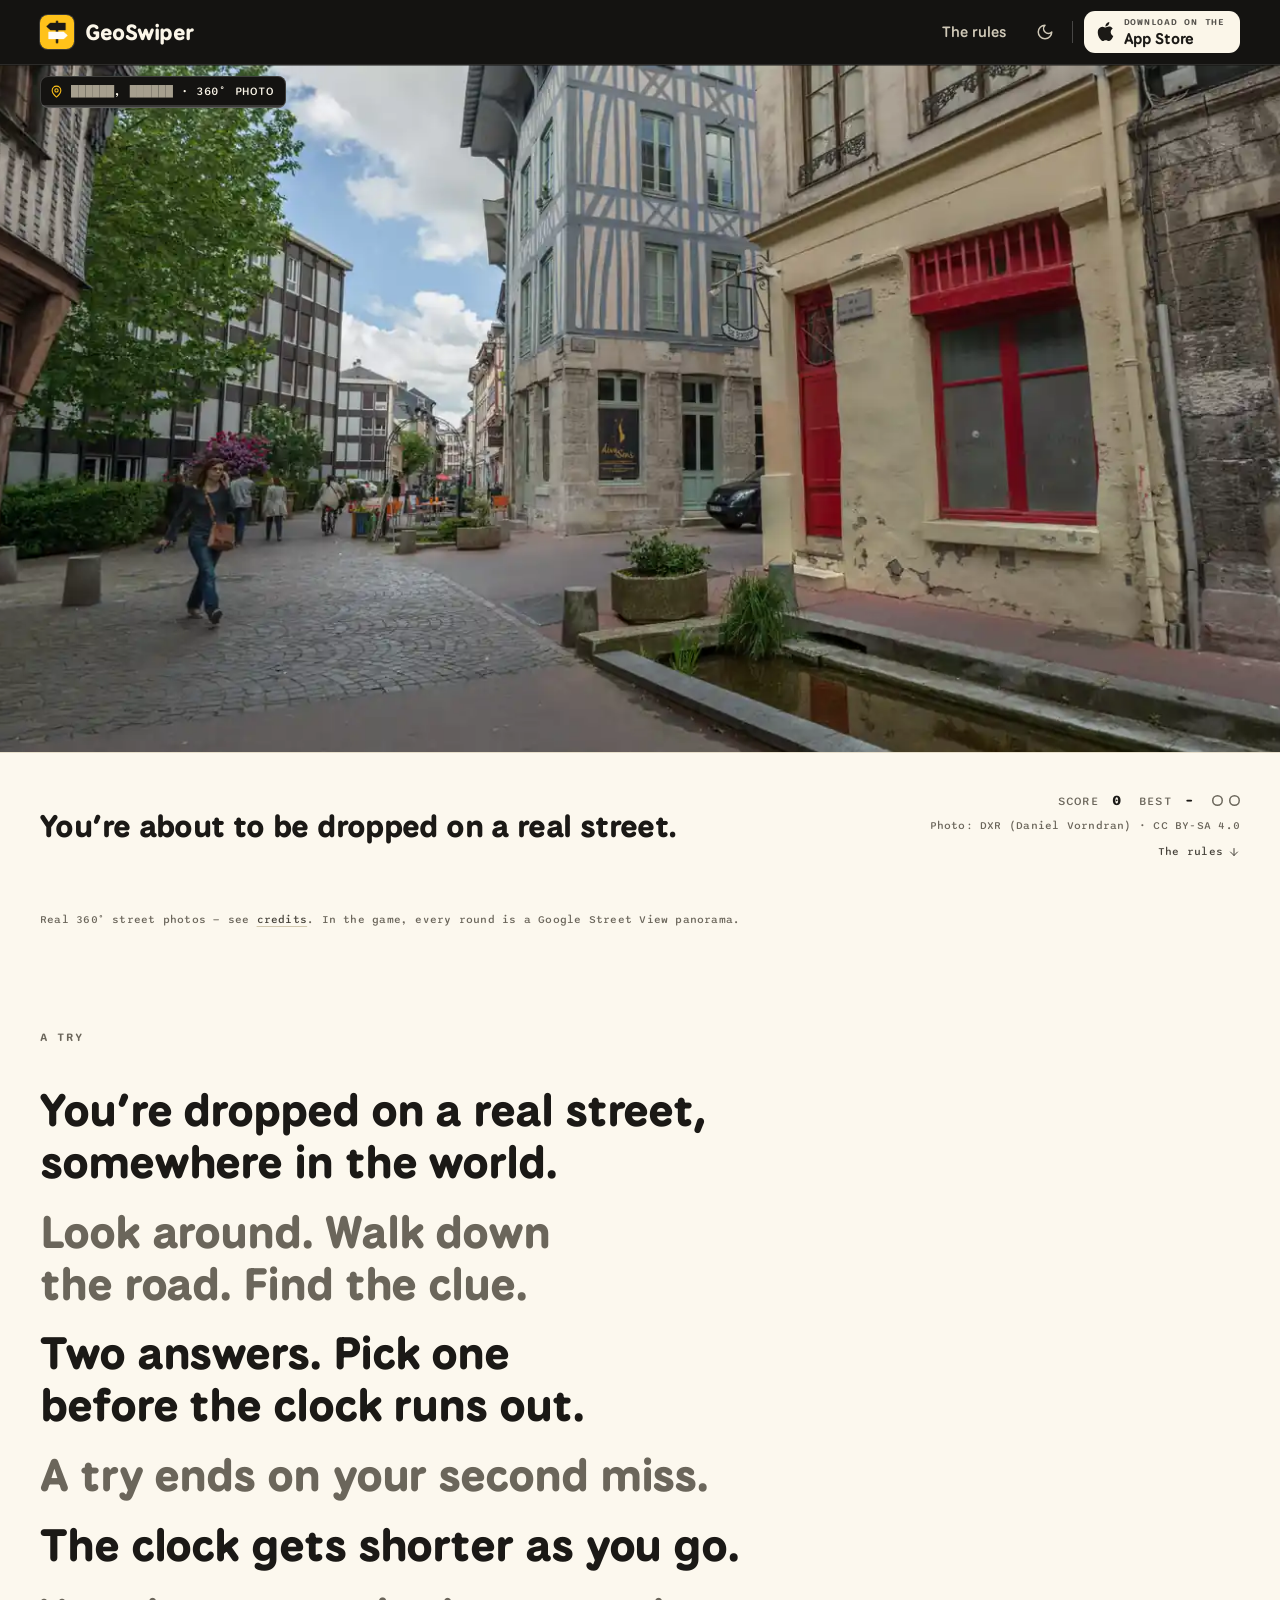
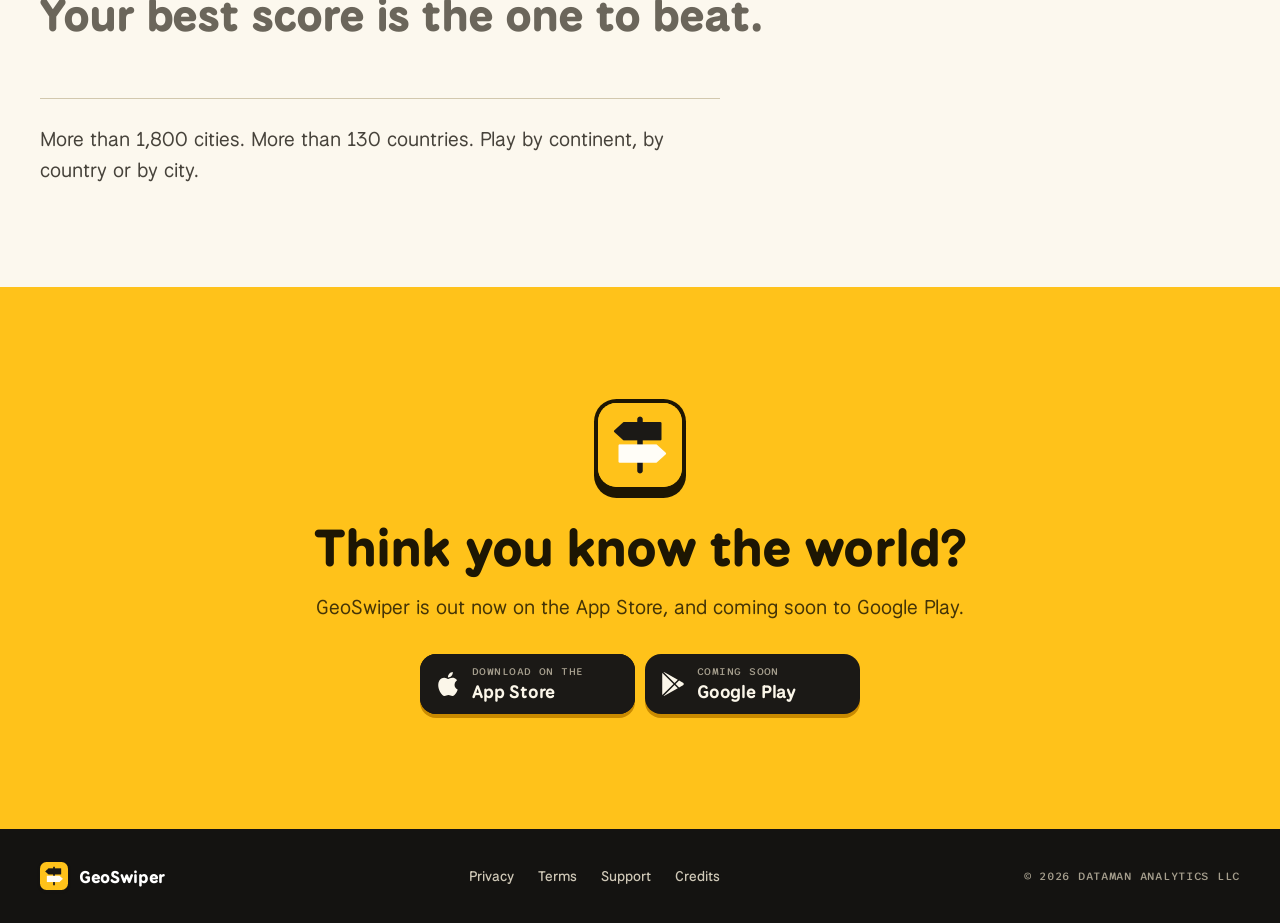
<file: index.html>
<!doctype html>
<html lang="en" class="home">
<head>
<meta charset="utf-8">
<meta name="viewport" content="width=device-width, initial-scale=1, viewport-fit=cover">
<title>GeoSwiper: guess where on Earth you are</title>
<meta name="description" content="GeoSwiper drops you onto a real street somewhere in the world. Look around, walk down the road, and pick one of two answers before the clock runs out. On the App Store now; coming soon to Google Play.">
<link rel="canonical" href="https://geoswiper.com/">
<!-- the top of this page is the night header of the stage in both themes, so the browser bar is night too -->
<meta name="theme-color" content="#141311" data-fixed>
<meta name="color-scheme" content="light dark">
<!-- "js" puts the headline on the night window while assets/try.js is on its way. If that script
     has not started the stage after four seconds, the class comes off and the page shows as shipped. -->
<script>(function(r){r.classList.add("js");try{var t=localStorage.getItem("gs-theme");if(t==="light"||t==="dark")r.setAttribute("data-theme",t)}catch(e){}setTimeout(function(){var s=document.getElementById("stage");if(!s||s.getAttribute("data-state")==="static")r.classList.remove("js")},4000)})(document.documentElement)</script>
<meta property="og:type" content="website">
<meta property="og:site_name" content="GeoSwiper">
<meta property="og:url" content="https://geoswiper.com/">
<meta property="og:title" content="GeoSwiper: guess where on Earth you are">
<meta property="og:description" content="Dropped somewhere on Earth. Look around the real street and pick one of two answers.">
<meta property="og:image" content="https://geoswiper.com/assets/og.png">
<meta property="og:image:width" content="1200">
<meta property="og:image:height" content="630">
<meta property="og:image:alt" content="GeoSwiper: guess where on Earth you are.">
<meta name="twitter:card" content="summary_large_image">
<meta name="twitter:title" content="GeoSwiper: guess where on Earth you are">
<meta name="twitter:description" content="Dropped somewhere on Earth. Look around the real street and pick one of two answers.">
<meta name="twitter:image" content="https://geoswiper.com/assets/og.png">
<meta name="twitter:image:alt" content="GeoSwiper: guess where on Earth you are.">
<link rel="icon" href="/favicon.ico" sizes="48x48">
<link rel="icon" type="image/png" sizes="192x192" href="/icon-192.png">
<link rel="apple-touch-icon" sizes="180x180" href="/apple-touch-icon.png">
<link rel="preconnect" href="https://fonts.googleapis.com">
<link rel="preconnect" href="https://fonts.gstatic.com" crossorigin>
<link href="https://fonts.googleapis.com/css2?family=National+Park:wght@400..800&amp;family=Sono:wght,MONO@400..800,1&amp;display=swap" rel="stylesheet">
<link rel="stylesheet" href="/assets/site.css">
<!-- maps-config.js sets the public, referrer-restricted Google Maps key. It ships empty: with no
     key the page asks Google Maps for nothing and plays on the licensed photos (assets/try.js). -->
<script src="/assets/maps-config.js" defer></script>
<script src="/assets/try.js" defer></script>
<script src="/assets/site.js" defer></script>
</head>
<body>

<!-- One icon family: 24px grid, 2px rounded stroke. -->
<svg class="sprite" xmlns="http://www.w3.org/2000/svg" aria-hidden="true" focusable="false">
  <symbol id="i-check" viewBox="0 0 24 24"><path d="M20 6 9 17l-5-5"/></symbol>
  <symbol id="i-x" viewBox="0 0 24 24"><path d="M18 6 6 18"/><path d="m6 6 12 12"/></symbol>
  <symbol id="i-arrow-down" viewBox="0 0 24 24"><path d="M12 5v14"/><path d="m19 12-7 7-7-7"/></symbol>
  <symbol id="i-arrow-right" viewBox="0 0 24 24"><path d="M5 12h14"/><path d="m12 5 7 7-7 7"/></symbol>
  <symbol id="i-sun" viewBox="0 0 24 24"><circle cx="12" cy="12" r="4"/><path d="M12 2v2"/><path d="M12 20v2"/><path d="m4.93 4.93 1.41 1.41"/><path d="m17.66 17.66 1.41 1.41"/><path d="M2 12h2"/><path d="M20 12h2"/><path d="m6.34 17.66-1.41 1.41"/><path d="m19.07 4.93-1.41 1.41"/></symbol>
  <symbol id="i-moon" viewBox="0 0 24 24"><path d="M12 3a6 6 0 0 0 9 9 9 9 0 1 1-9-9Z"/></symbol>
  <symbol id="i-pin" viewBox="0 0 24 24"><path d="M20 10c0 4.993-5.539 10.193-7.399 11.799a1 1 0 0 1-1.202 0C9.539 20.193 4 14.993 4 10a8 8 0 0 1 16 0"/><circle cx="12" cy="10" r="3"/></symbol>
  <symbol id="i-pointer" viewBox="0 0 24 24"><path d="M22 14a8 8 0 0 1-8 8"/><path d="M18 11v-1a2 2 0 0 0-2-2a2 2 0 0 0-2 2"/><path d="M14 10V9a2 2 0 0 0-2-2a2 2 0 0 0-2 2v1"/><path d="M10 9.5V4a2 2 0 0 0-2-2a2 2 0 0 0-2 2v10"/><path d="M18 11a2 2 0 1 1 4 0v3a8 8 0 0 1-8 8h-2c-2.8 0-4.5-.86-5.99-2.34l-3.6-3.6a2 2 0 0 1 2.83-2.82L7 15"/></symbol>
  <symbol id="i-skip-forward" viewBox="0 0 24 24"><path d="M5 5.5v13a1 1 0 0 0 1.6.8l8.7-6.5a1 1 0 0 0 0-1.6L6.6 4.7A1 1 0 0 0 5 5.5Z"/><path d="M19 5v14"/></symbol>
  <symbol id="i-timer" viewBox="0 0 24 24"><path d="M10 2h4"/><path d="m12 14 3-3"/><circle cx="12" cy="14" r="8"/></symbol>
  <symbol id="i-rotate" viewBox="0 0 24 24"><path d="M3 12a9 9 0 1 0 9-9 9.75 9.75 0 0 0-6.74 2.74L3 8"/><path d="M3 3v5h5"/></symbol>
</svg>

<a class="skip" href="#rules">Skip to content</a>

<main id="main">

<!-- ───────── The stage: a window onto the world, and a dock for the words ─────────
     As shipped (and with no JavaScript) this is a real street photo and the headline.
     With JavaScript, assets/try.js plays one try of GeoSwiper here. With a Google Maps key it is
     Google's 3D map and live Street View (assets/flyin.js); with none it is the licensed photos
     (assets/pano.js). Three rows: the header, the window, the dock. Nothing of ours sits on the
     picture except the game's small chips along the window's top edge. -->
<section class="stage" id="stage" data-state="static" data-phase="title" data-layer="photo" aria-label="Play a round of GeoSwiper">
  <a class="skip skip--stage" href="#answers">Skip to the two answers</a>

  <!-- The header: its own row above the window, in the stage's night, so the first screen is one piece
       with the paper dock below. The App Store button links to APP_STORE_URL in assets/site.js. -->
  <header class="site-header">
    <div class="bar">
      <a class="brand" href="/" aria-label="GeoSwiper home"><picture><source srcset="/assets/icon-96.webp" type="image/webp"><img src="/icon-192.png" width="192" height="192" alt=""></picture><span>GeoSwiper</span></a>
      <nav class="nav-links" aria-label="Primary"><a href="#rules">The rules</a></nav>
      <button type="button" class="iconbtn theme-toggle" data-theme-toggle hidden aria-label="Switch to dark theme"><svg class="i" aria-hidden="true"><use href="#i-moon"/></svg></button>
      <a class="store" href="https://apps.apple.com/us/app/geoswiper/id6787602895" data-app-store data-live><svg class="mark" viewBox="0 0 24 24" aria-hidden="true" focusable="false"><path d="M12.152 6.896c-.948 0-2.415-1.078-3.96-1.04-2.04.027-3.91 1.183-4.961 3.014-2.117 3.675-.546 9.103 1.519 12.09 1.013 1.454 2.208 3.09 3.792 3.039 1.52-.065 2.09-.987 3.935-.987 1.831 0 2.35.987 3.96.948 1.637-.026 2.676-1.48 3.676-2.948 1.156-1.688 1.636-3.325 1.662-3.415-.039-.013-3.182-1.221-3.22-4.857-.026-3.04 2.48-4.494 2.597-4.559-1.429-2.09-3.623-2.324-4.39-2.376-2-.156-3.675 1.09-4.61 1.09zM15.53 3.83c.843-1.012 1.4-2.427 1.245-3.83-1.207.052-2.662.805-3.532 1.818-.78.896-1.454 2.338-1.273 3.714 1.338.104 2.715-.688 3.559-1.701"/></svg><span class="store-t"><small data-store-line>Download on the</small> <b>App Store</b></span></a>
    </div>
  </header>

  <!-- Ours over the window: only the game's own small chips along its top edge -->
  <div class="band">
    <p class="slate" id="slate"><span class="vh" id="slate-sr">Location hidden until you answer.</span><span class="slate-line" aria-hidden="true"><svg class="i"><use href="#i-pin"/></svg><span id="slate-text">██████, ██████ · 360° PHOTO</span></span><i class="hair" aria-hidden="true"><b id="hair"></b></i></p>
    <p class="chip chip--coach" id="coach" hidden><svg class="i" aria-hidden="true"><use href="#i-pointer"/></svg><span></span></p>
    <span class="band-end">
      <button type="button" class="chip" id="skip" hidden><svg class="i" aria-hidden="true"><use href="#i-skip-forward"/></svg><span>Skip the fall</span></button>
      <button type="button" class="chip" id="clock" role="switch" aria-checked="true" aria-label="Clock" hidden><svg class="i" aria-hidden="true"><use href="#i-timer"/></svg><span id="clock-label" aria-hidden="true">Clock on</span></button>
    </span>
  </div>

  <div class="window" id="window">
    <!-- the licensed photo: first paint, no JavaScript, and every time Google is not there -->
    <div class="layer pano" id="photo">
      <picture>
        <source media="(max-aspect-ratio:1/1)" srcset="/assets/panos/rouen-still-480.webp 480w, /assets/panos/rouen-still.webp 780w" sizes="100vw" width="780" height="1690" type="image/webp">
        <img class="pano-still" src="/assets/panos/rouen-wide.webp" width="1680" height="700" alt="Real 360° street photo: a cobbled old-town street lined with half-timbered houses." decoding="async" fetchpriority="high">
      </picture>
    </div>
    <!-- Google's own layers, created at most once per page view. The page styles only these two
         host boxes, never anything Google draws inside them. -->
    <div class="layer" id="pano" hidden></div>
    <div class="layer" id="map3d" hidden></div>
    <div id="shield" hidden></div>
    <div id="curtain" hidden></div>
  </div>

  <div class="dock" id="dock">
    <div class="dock-say">
      <h1 id="title">Guess <em>where on Earth</em> you are.</h1>
      <p class="say" id="say" hidden></p>
      <p class="sub" id="sub" hidden></p>
      <p class="sub sub--hint" id="hint" hidden><span class="keys-side">Press <kbd>←</kbd> or <kbd>→</kbd></span><span class="keys-num">Press 1 or 2</span></p>
      <p class="sub sub--coach" id="coach2" hidden></p>
    </div>
    <div class="dock-act" id="answers" tabindex="-1">
      <div class="nojs">
        <p class="say">Rouen or Strasbourg?</p>
        <details><summary>See the answer</summary><p>Rouen, France.</p></details>
      </div>
      <button type="button" class="btn btn--go" id="drop" hidden>Drop me in <svg class="i" aria-hidden="true"><use href="#i-arrow-down"/></svg></button>
      <div class="plates" id="plates" role="group" aria-label="Where are you?" hidden>
        <button type="button" class="plate" data-ans="1"><i class="cc" aria-hidden="true">FR</i><span class="plate-name">Rouen</span><svg class="i plate-ok" aria-hidden="true"><use href="#i-check"/></svg><svg class="i plate-no" aria-hidden="true"><use href="#i-x"/></svg></button>
        <button type="button" class="plate" data-ans="2"><i class="cc" aria-hidden="true">FR</i><span class="plate-name">Strasbourg</span><svg class="i plate-ok" aria-hidden="true"><use href="#i-check"/></svg><svg class="i plate-no" aria-hidden="true"><use href="#i-x"/></svg></button>
      </div>
      <button type="button" class="btn btn--go" id="next" hidden>Next place <svg class="i" aria-hidden="true"><use href="#i-arrow-right"/></svg></button>
      <div class="ends" id="ends" hidden>
        <button type="button" class="btn btn--go" id="again"><svg class="i" aria-hidden="true"><use href="#i-rotate"/></svg><span>Try again</span></button>
        <a class="btn btn--line" id="soon" href="https://apps.apple.com/us/app/geoswiper/id6787602895">Get the app on the App Store</a>
      </div>
    </div>
    <div class="dock-meta">
      <p class="score" id="score"><span>Score <b id="sc">0</b></span><span class="best">Best <b id="bs">–</b></span><span class="pips" id="pips"><i></i><i></i><span class="vh" id="pips-sr">No misses.</span></span></p>
      <a class="credit" id="credit" href="/credits/#photos"><span>Photo: DXR (Daniel Vorndran)</span> · <span>CC BY-SA 4.0</span></a>
      <span class="credit credit--g" id="gterms" hidden>Google Maps <a href="https://maps.google.com/help/terms_maps/">terms</a> · <a href="https://policies.google.com/privacy">privacy</a></span>
      <a class="ruleslink" href="#rules">The rules <svg class="i" aria-hidden="true"><use href="#i-arrow-down"/></svg></a>
    </div>
  </div>
  <p class="vh" id="live" role="status" aria-live="polite"></p>
</section>

<p class="wrap cap" id="cap"><span id="cap-photo">Real 360° street photos — see <a href="/credits/#photos">credits</a>. </span><span id="cap-game">In the game, every round is a Google Street View panorama.</span><span id="cap-google" hidden>Map and Street View by Google, live. Use is subject to Google’s <a href="https://maps.google.com/help/terms_maps/">terms</a> and <a href="https://policies.google.com/privacy">privacy policy</a>.</span></p>

<!-- ───────── The rules ───────── -->
<section class="rules" id="rules" aria-labelledby="rules-h">
  <div class="wrap">
    <h2 class="label" id="rules-h">A try</h2>
    <ol class="rules-list">
      <li>You’re dropped on a real street, somewhere in the world.</li>
      <li>Look around. Walk down the road. Find the clue.</li>
      <li>Two answers. Pick one before the clock runs out.</li>
      <li>A try ends on your second miss.</li>
      <li>The clock gets shorter as you go.</li>
      <li>Your best score is the one to beat.</li>
    </ol>
    <p class="rules-foot">More than 1,800 cities. More than 130 countries. Play by continent, by country or by city.</p>
  </div>
</section>

<!-- ───────── The app ───────── -->
<section class="get" id="get" aria-labelledby="get-h">
  <div class="wrap get-inner">
    <picture><source srcset="/assets/icon-168.webp" type="image/webp"><img class="get-icon" src="/icon-192.png" width="192" height="192" alt="" loading="lazy" decoding="async"></picture>
    <h2 id="get-h">Think you know the world?</h2>
    <p class="lede">GeoSwiper is out now on the App Store, and coming soon to Google Play.</p>
    <ul class="plaques" aria-label="Availability">
      <li class="plaque" data-app-store><svg class="mark" viewBox="0 0 24 24" aria-hidden="true" focusable="false"><path d="M12.152 6.896c-.948 0-2.415-1.078-3.96-1.04-2.04.027-3.91 1.183-4.961 3.014-2.117 3.675-.546 9.103 1.519 12.09 1.013 1.454 2.208 3.09 3.792 3.039 1.52-.065 2.09-.987 3.935-.987 1.831 0 2.35.987 3.96.948 1.637-.026 2.676-1.48 3.676-2.948 1.156-1.688 1.636-3.325 1.662-3.415-.039-.013-3.182-1.221-3.22-4.857-.026-3.04 2.48-4.494 2.597-4.559-1.429-2.09-3.623-2.324-4.39-2.376-2-.156-3.675 1.09-4.61 1.09zM15.53 3.83c.843-1.012 1.4-2.427 1.245-3.83-1.207.052-2.662.805-3.532 1.818-.78.896-1.454 2.338-1.273 3.714 1.338.104 2.715-.688 3.559-1.701"/></svg><span><small data-store-line>Download on the</small> <b>App Store</b></span></li>
      <li class="plaque"><svg class="mark" viewBox="0 0 24 24" aria-hidden="true" focusable="false"><path d="M22.018 13.298l-3.919 2.218-3.515-3.493 3.543-3.521 3.891 2.202a1.49 1.49 0 0 1 0 2.594zM1.337.924a1.486 1.486 0 0 0-.112.568v21.017c0 .217.045.419.124.6l11.155-11.087L1.337.924zm12.207 10.065l3.258-3.238L3.45.195a1.466 1.466 0 0 0-.946-.179l11.04 10.973zm0 2.067l-11 10.933c.298.036.612-.016.906-.183l13.324-7.54-3.23-3.21z"/></svg><span><small>Coming soon</small> <b>Google Play</b></span></li>
    </ul>
  </div>
</section>

</main>

<footer class="site-footer">
  <div class="wrap foot">
    <a class="brand" href="/" aria-label="GeoSwiper home"><picture><source srcset="/assets/icon-96.webp" type="image/webp"><img src="/icon-192.png" width="192" height="192" alt="" loading="lazy" decoding="async"></picture> GeoSwiper</a>
    <nav class="foot-nav" aria-label="Footer"><a href="/privacy/">Privacy</a><a href="/terms/">Terms</a><a href="/support/">Support</a><a href="/credits/">Credits</a></nav>
    <p class="foot-legal">© 2026 DATAMAN ANALYTICS LLC</p>
  </div>
</footer>

</body>
</html>
</file>
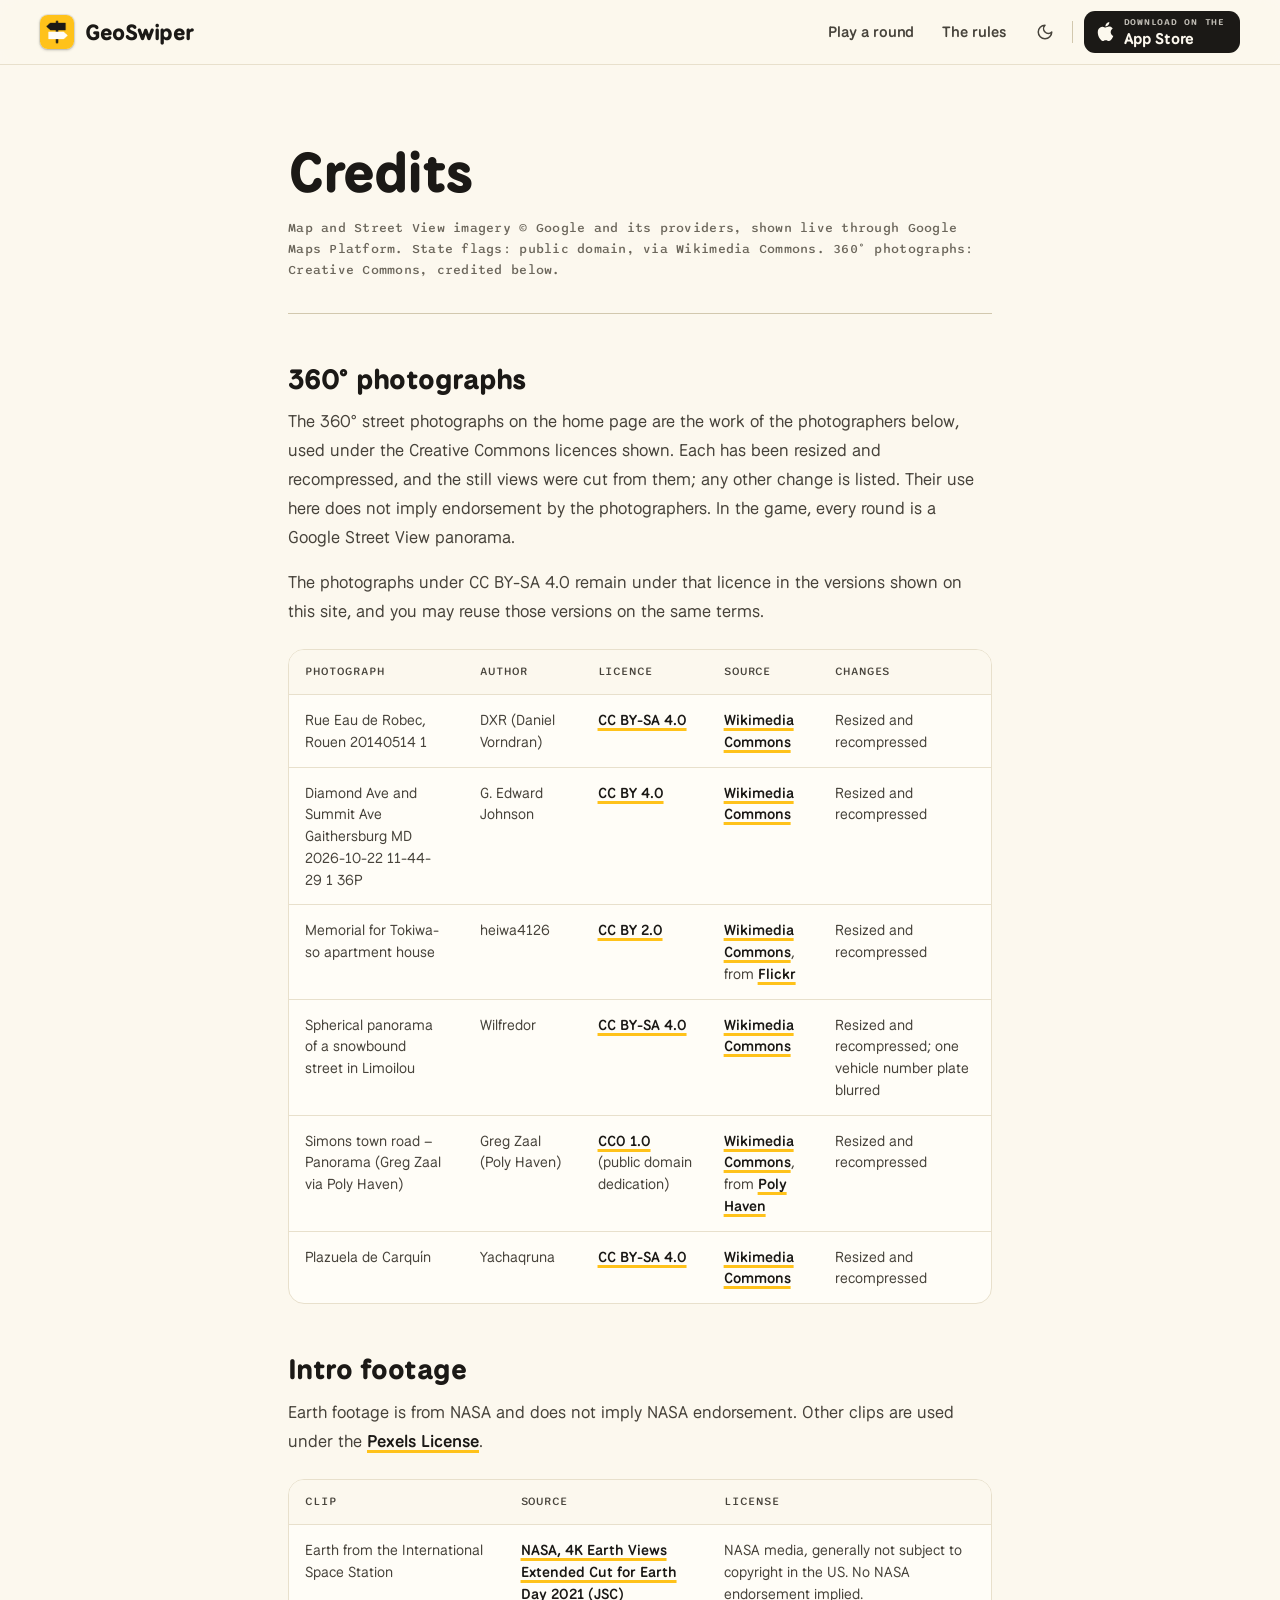
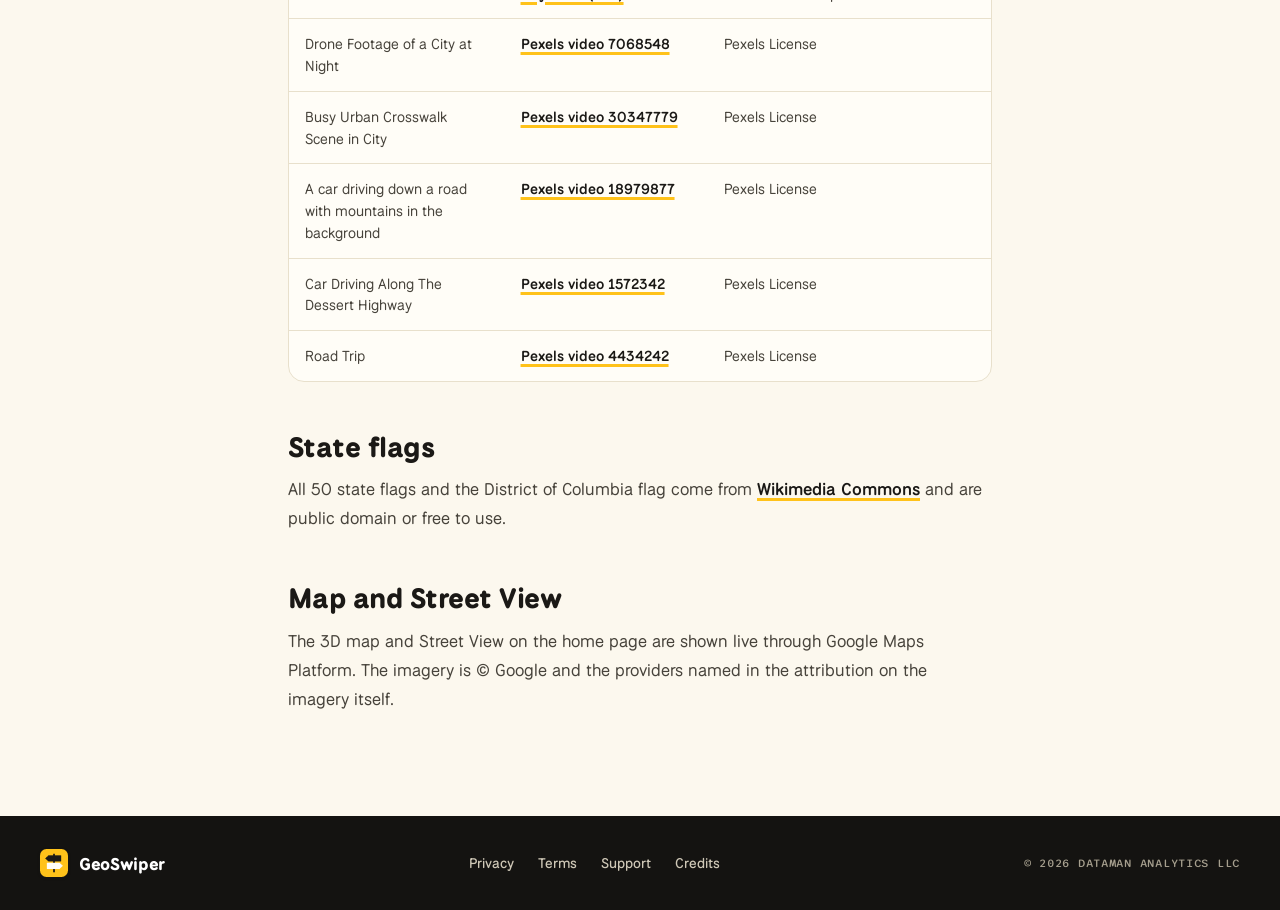
<file: credits/index.html>
<!doctype html>
<html lang="en">
<head>
<meta charset="utf-8">
<meta name="viewport" content="width=device-width, initial-scale=1">
<title>GeoSwiper Credits</title>
<meta name="description" content="Credits for GeoSwiper: map and Street View imagery, 360° photographs, intro footage and state flags.">
<link rel="canonical" href="https://geoswiper.com/credits/">
<meta name="theme-color" content="#fcf8ee" media="(prefers-color-scheme: light)">
<meta name="theme-color" content="#171512" media="(prefers-color-scheme: dark)">
<meta name="color-scheme" content="light dark">
<script>try{var t=localStorage.getItem("gs-theme");if(t==="light"||t==="dark")document.documentElement.setAttribute("data-theme",t)}catch(e){}</script>
<meta property="og:type" content="website">
<meta property="og:site_name" content="GeoSwiper">
<meta property="og:url" content="https://geoswiper.com/credits/">
<meta property="og:title" content="GeoSwiper Credits">
<meta property="og:description" content="Credits for GeoSwiper: map and Street View imagery, 360° photographs, intro footage and state flags.">
<meta property="og:image" content="https://geoswiper.com/assets/og.png">
<meta property="og:image:width" content="1200">
<meta property="og:image:height" content="630">
<meta property="og:image:alt" content="GeoSwiper: guess where on Earth you are.">
<meta name="twitter:card" content="summary_large_image">
<meta name="twitter:title" content="GeoSwiper Credits">
<meta name="twitter:description" content="Credits for GeoSwiper: map and Street View imagery, 360° photographs, intro footage and state flags.">
<meta name="twitter:image" content="https://geoswiper.com/assets/og.png">
<meta name="twitter:image:alt" content="GeoSwiper: guess where on Earth you are.">
<link rel="icon" href="/favicon.ico" sizes="48x48">
<link rel="icon" type="image/png" sizes="192x192" href="/icon-192.png">
<link rel="apple-touch-icon" sizes="180x180" href="/apple-touch-icon.png">
<link rel="preconnect" href="https://fonts.googleapis.com">
<link rel="preconnect" href="https://fonts.gstatic.com" crossorigin>
<link href="https://fonts.googleapis.com/css2?family=National+Park:wght@400..800&amp;family=Sono:wght,MONO@400..800,1&amp;display=swap" rel="stylesheet">
<link rel="stylesheet" href="/assets/site.css">
<script src="/assets/site.js" defer></script>
</head>
<body>

<svg class="sprite" xmlns="http://www.w3.org/2000/svg" aria-hidden="true" focusable="false">
  <symbol id="i-sun" viewBox="0 0 24 24"><circle cx="12" cy="12" r="4"/><path d="M12 2v2"/><path d="M12 20v2"/><path d="m4.93 4.93 1.41 1.41"/><path d="m17.66 17.66 1.41 1.41"/><path d="M2 12h2"/><path d="M20 12h2"/><path d="m6.34 17.66-1.41 1.41"/><path d="m19.07 4.93-1.41 1.41"/></symbol>
  <symbol id="i-moon" viewBox="0 0 24 24"><path d="M12 3a6 6 0 0 0 9 9 9 9 0 1 1-9-9Z"/></symbol>
</svg>
<a class="skip" href="#main">Skip to content</a>
<header class="site-header">
  <div class="wrap bar">
    <a class="brand" href="/" aria-label="GeoSwiper home"><picture><source srcset="/assets/icon-96.webp" type="image/webp"><img src="/icon-192.png" width="192" height="192" alt=""></picture><span>GeoSwiper</span></a>
    <nav class="nav-links" aria-label="Primary"><a href="/">Play a round</a><a href="/#rules">The rules</a></nav>
    <button type="button" class="iconbtn theme-toggle" data-theme-toggle hidden aria-label="Switch to dark theme"><svg class="i" aria-hidden="true"><use href="#i-moon"/></svg></button>
    <a class="store" href="https://apps.apple.com/us/app/geoswiper/id6787602895" data-app-store data-live><svg class="mark" viewBox="0 0 24 24" aria-hidden="true" focusable="false"><path d="M12.152 6.896c-.948 0-2.415-1.078-3.96-1.04-2.04.027-3.91 1.183-4.961 3.014-2.117 3.675-.546 9.103 1.519 12.09 1.013 1.454 2.208 3.09 3.792 3.039 1.52-.065 2.09-.987 3.935-.987 1.831 0 2.35.987 3.96.948 1.637-.026 2.676-1.48 3.676-2.948 1.156-1.688 1.636-3.325 1.662-3.415-.039-.013-3.182-1.221-3.22-4.857-.026-3.04 2.48-4.494 2.597-4.559-1.429-2.09-3.623-2.324-4.39-2.376-2-.156-3.675 1.09-4.61 1.09zM15.53 3.83c.843-1.012 1.4-2.427 1.245-3.83-1.207.052-2.662.805-3.532 1.818-.78.896-1.454 2.338-1.273 3.714 1.338.104 2.715-.688 3.559-1.701"/></svg><span class="store-t"><small data-store-line>Download on the</small> <b>App Store</b></span></a>
  </div>
</header>
<main id="main" class="page">
  <div class="wrap">
    <article class="prose">
      <h1>Credits</h1>
      <p class="sub">Map and Street View imagery © Google and its providers, shown live through Google Maps Platform. State flags: public domain, via Wikimedia Commons. 360° photographs: Creative Commons, credited below.</p>
      <h2 id="photos">360° photographs</h2>
      <p>The 360° street photographs on the home page are the work of the photographers below, used under the Creative Commons licences shown. Each has been resized and recompressed, and the still views were cut from them; any other change is listed. Their use here does not imply endorsement by the photographers. In the game, every round is a Google Street View panorama.</p>
      <p>The photographs under CC BY-SA 4.0 remain under that licence in the versions shown on this site, and you may reuse those versions on the same terms.</p>
      <div class="table-wrap"><table role="table" class="table--photos">
      <tr role="row"><th role="columnheader">Photograph</th><th role="columnheader">Author</th><th role="columnheader">Licence</th><th role="columnheader">Source</th><th role="columnheader">Changes</th></tr>
      <tr role="row"><td role="cell">Rue Eau de Robec, Rouen 20140514 1</td><td role="cell">DXR (Daniel Vorndran)</td><td role="cell"><a href="https://creativecommons.org/licenses/by-sa/4.0/">CC BY-SA 4.0</a></td><td role="cell"><a href="https://commons.wikimedia.org/wiki/File:Rue_Eau_de_Robec,_Rouen_20140514_1.jpg">Wikimedia Commons</a></td><td role="cell">Resized and recompressed</td></tr>
      <tr role="row"><td role="cell">Diamond Ave and Summit Ave Gaithersburg MD 2026-10-22 11-44-29 1 36P</td><td role="cell">G. Edward Johnson</td><td role="cell"><a href="https://creativecommons.org/licenses/by/4.0/">CC BY 4.0</a></td><td role="cell"><a href="https://commons.wikimedia.org/wiki/File:Diamond_Ave_and_Summit_Ave_Gaithersburg_MD_2026-10-22_11-44-29_1_36P.jpg">Wikimedia Commons</a></td><td role="cell">Resized and recompressed</td></tr>
      <tr role="row"><td role="cell">Memorial for Tokiwa-so apartment house</td><td role="cell">heiwa4126</td><td role="cell"><a href="https://creativecommons.org/licenses/by/2.0/">CC BY 2.0</a></td><td role="cell"><a href="https://commons.wikimedia.org/wiki/File:Memorial_for_Tokiwa-so_apartment_house.jpg">Wikimedia Commons</a>, from <a href="https://www.flickr.com/photos/heiwa4126/4231010508/">Flickr</a></td><td role="cell">Resized and recompressed</td></tr>
      <tr role="row"><td role="cell">Spherical panorama of a snowbound street in Limoilou</td><td role="cell">Wilfredor</td><td role="cell"><a href="https://creativecommons.org/licenses/by-sa/4.0/">CC BY-SA 4.0</a></td><td role="cell"><a href="https://commons.wikimedia.org/wiki/File:Spherical_panorama_of_a_snowbound_street_in_Limoilou.jpg">Wikimedia Commons</a></td><td role="cell">Resized and recompressed; one vehicle number plate blurred</td></tr>
      <tr role="row"><td role="cell">Simons town road – Panorama (Greg Zaal via Poly Haven)</td><td role="cell">Greg Zaal (Poly Haven)</td><td role="cell"><a href="https://creativecommons.org/publicdomain/zero/1.0/">CC0 1.0</a> (public domain dedication)</td><td role="cell"><a href="https://commons.wikimedia.org/wiki/File:Simons_town_road_%E2%80%93_Panorama_(Greg_Zaal_via_Poly_Haven).jpg">Wikimedia Commons</a>, from <a href="https://polyhaven.com/a/simons_town_road">Poly Haven</a></td><td role="cell">Resized and recompressed</td></tr>
      <tr role="row"><td role="cell">Plazuela de Carquín</td><td role="cell">Yachaqruna</td><td role="cell"><a href="https://creativecommons.org/licenses/by-sa/4.0/">CC BY-SA 4.0</a></td><td role="cell"><a href="https://commons.wikimedia.org/wiki/File:Plazuela_de_Carqu%C3%ADn.jpg">Wikimedia Commons</a></td><td role="cell">Resized and recompressed</td></tr></table></div>
      <h2>Intro footage</h2>
      <p>Earth footage is from NASA and does not imply NASA endorsement. Other clips are used under the <a href="https://www.pexels.com/license/">Pexels License</a>.</p>
      <div class="table-wrap"><table role="table">
      <tr role="row"><th role="columnheader">Clip</th><th role="columnheader">Source</th><th role="columnheader">License</th></tr>
      <tr role="row"><td role="cell">Earth from the International Space Station</td><td role="cell"><a href="https://images.nasa.gov/details/jsc2021m000138_4K_Earth_Views_Extended_Cut_for_Earth_Day_%202021_210422-4KMP4">NASA, 4K Earth Views Extended Cut for Earth Day 2021 (JSC)</a></td><td role="cell">NASA media, generally not subject to copyright in the US. No NASA endorsement implied.</td></tr>
      <tr role="row"><td role="cell">Drone Footage of a City at Night</td><td role="cell"><a href="https://www.pexels.com/video/drone-footage-of-a-city-at-night-7068548/">Pexels video 7068548</a></td><td role="cell">Pexels License</td></tr>
      <tr role="row"><td role="cell">Busy Urban Crosswalk Scene in City</td><td role="cell"><a href="https://www.pexels.com/video/busy-urban-crosswalk-scene-in-city-30347779/">Pexels video 30347779</a></td><td role="cell">Pexels License</td></tr>
      <tr role="row"><td role="cell">A car driving down a road with mountains in the background</td><td role="cell"><a href="https://www.pexels.com/video/a-car-driving-down-a-road-with-mountains-in-the-background-18979877/">Pexels video 18979877</a></td><td role="cell">Pexels License</td></tr>
      <tr role="row"><td role="cell">Car Driving Along The Dessert Highway</td><td role="cell"><a href="https://www.pexels.com/video/car-driving-along-the-dessert-highway-1572342/">Pexels video 1572342</a></td><td role="cell">Pexels License</td></tr>
      <tr role="row"><td role="cell">Road Trip</td><td role="cell"><a href="https://www.pexels.com/video/road-trip-4434242/">Pexels video 4434242</a></td><td role="cell">Pexels License</td></tr></table></div>
      <h2>State flags</h2>
      <p>All 50 state flags and the District of Columbia flag come from <a href="https://commons.wikimedia.org/wiki/Category:SVG_flags_of_states_of_the_United_States">Wikimedia Commons</a> and are public domain or free to use.</p>
      <h2 id="google">Map and Street View</h2>
      <p>The 3D map and Street View on the home page are shown live through Google Maps Platform. The imagery is © Google and the providers named in the attribution on the imagery itself.</p>
    </article>
  </div>
</main>
<footer class="site-footer">
  <div class="wrap foot">
    <a class="brand" href="/" aria-label="GeoSwiper home"><picture><source srcset="/assets/icon-96.webp" type="image/webp"><img src="/icon-192.png" width="192" height="192" alt="" loading="lazy" decoding="async"></picture> GeoSwiper</a>
    <nav class="foot-nav" aria-label="Footer"><a href="/privacy/">Privacy</a><a href="/terms/">Terms</a><a href="/support/">Support</a><a href="/credits/">Credits</a></nav>
    <p class="foot-legal">© 2026 DATAMAN ANALYTICS LLC</p>
  </div>
</footer>
</body>
</html>
</file>
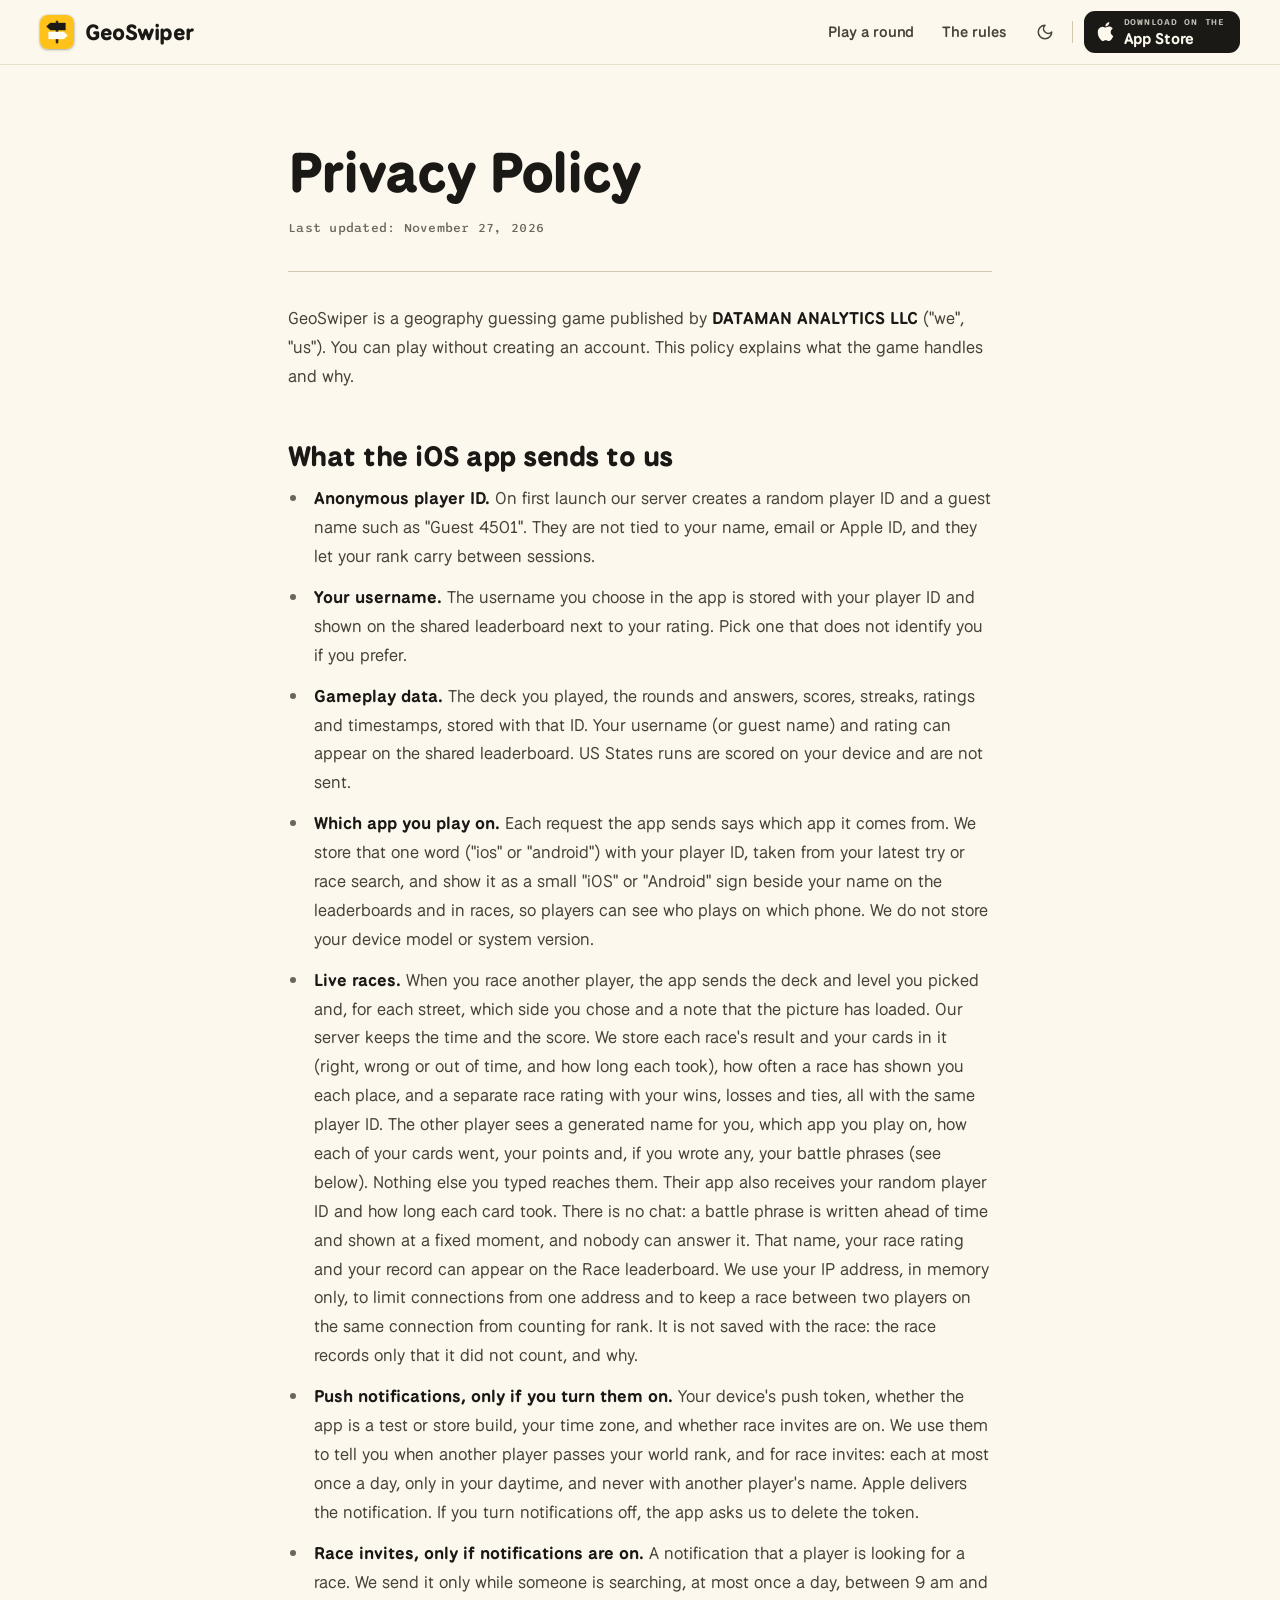
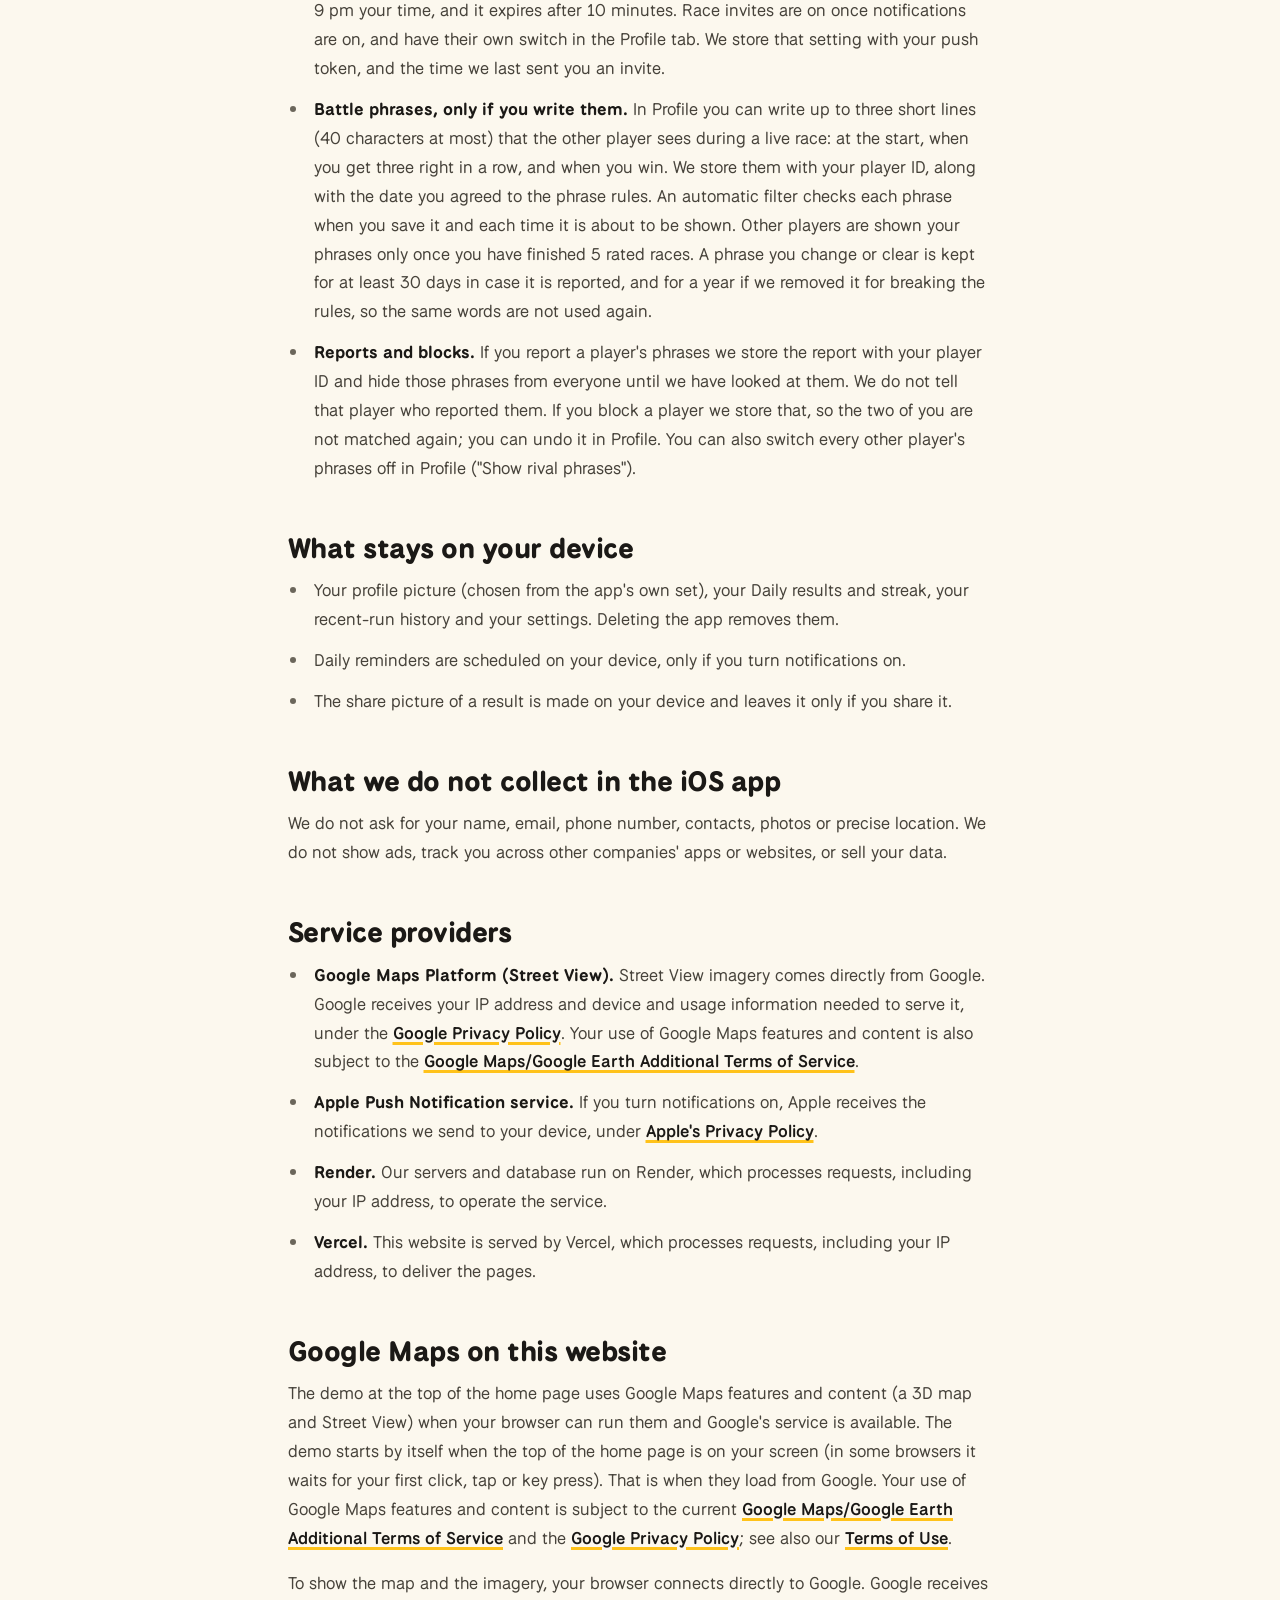
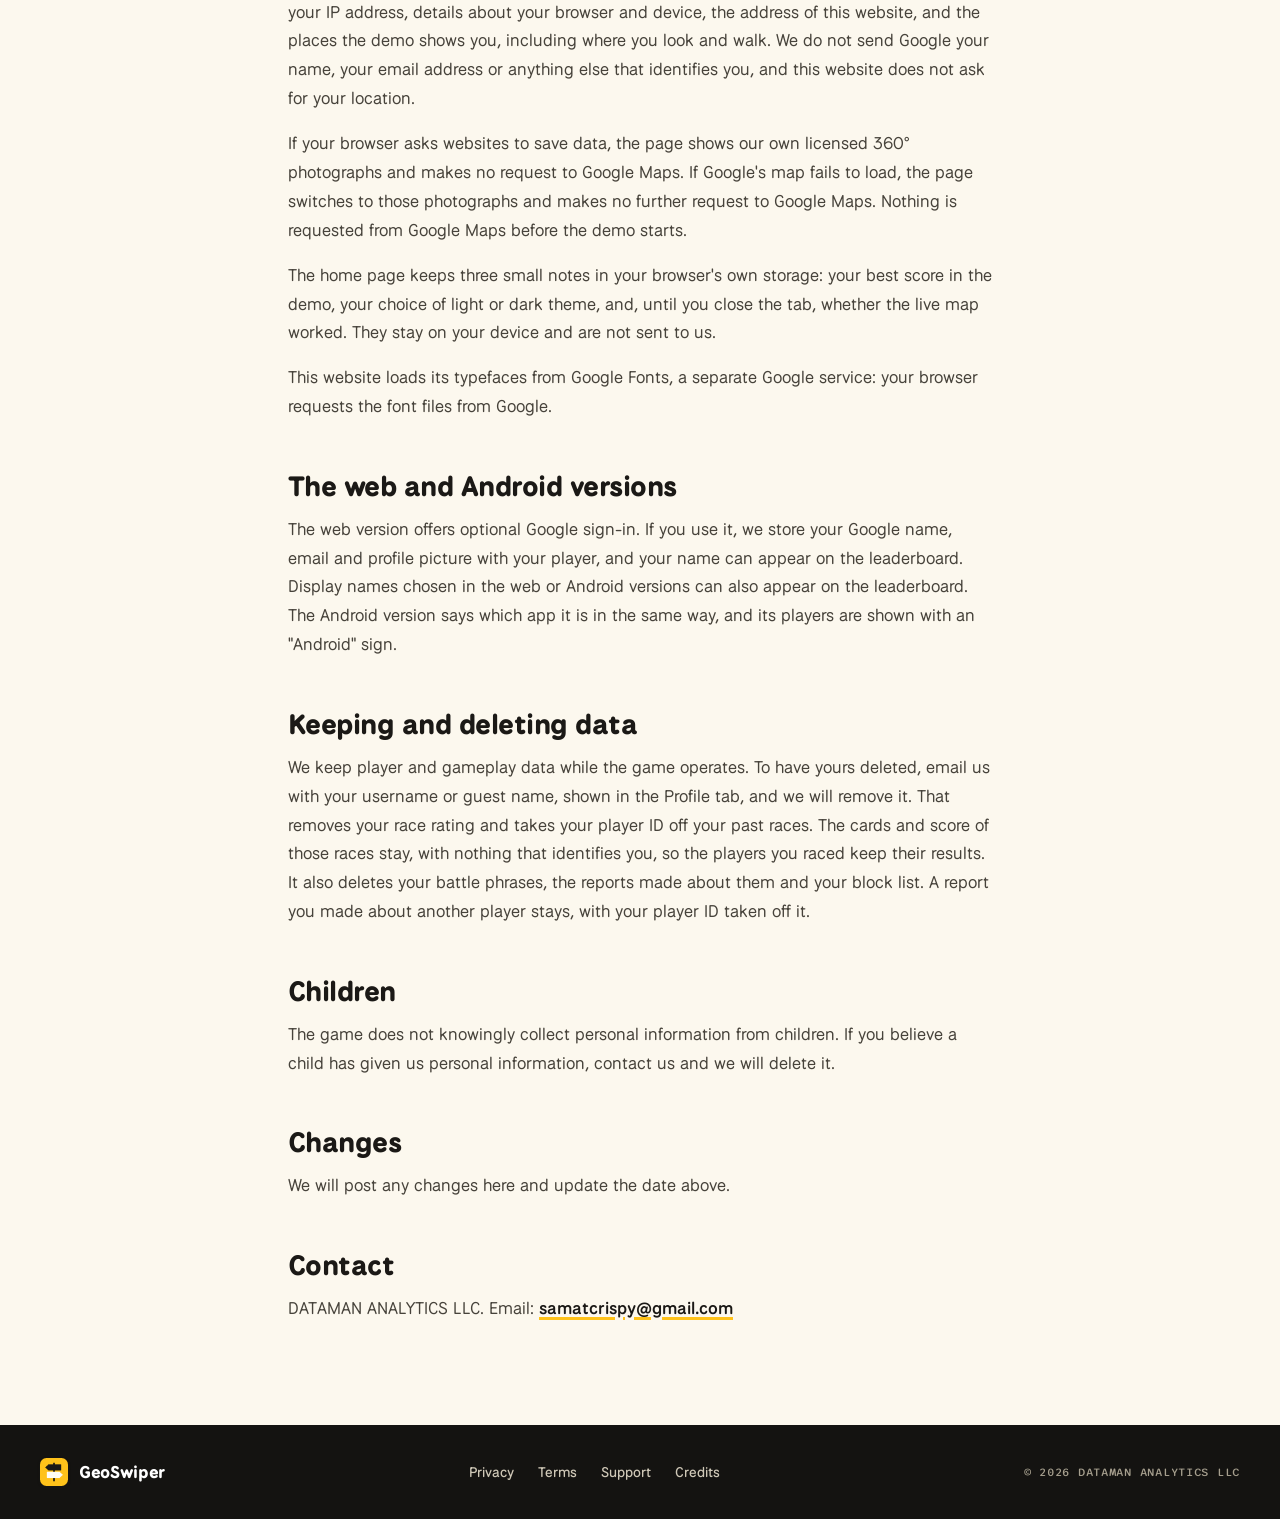
<file: privacy/index.html>
<!doctype html>
<html lang="en">
<head>
<meta charset="utf-8">
<meta name="viewport" content="width=device-width, initial-scale=1">
<title>GeoSwiper Privacy Policy</title>
<meta name="description" content="What GeoSwiper, a geography guessing game published by DATAMAN ANALYTICS LLC, handles and why.">
<link rel="canonical" href="https://geoswiper.com/privacy/">
<meta name="theme-color" content="#fcf8ee" media="(prefers-color-scheme: light)">
<meta name="theme-color" content="#171512" media="(prefers-color-scheme: dark)">
<meta name="color-scheme" content="light dark">
<script>try{var t=localStorage.getItem("gs-theme");if(t==="light"||t==="dark")document.documentElement.setAttribute("data-theme",t)}catch(e){}</script>
<meta property="og:type" content="website">
<meta property="og:site_name" content="GeoSwiper">
<meta property="og:url" content="https://geoswiper.com/privacy/">
<meta property="og:title" content="GeoSwiper Privacy Policy">
<meta property="og:description" content="What GeoSwiper, a geography guessing game published by DATAMAN ANALYTICS LLC, handles and why.">
<meta property="og:image" content="https://geoswiper.com/assets/og.png">
<meta property="og:image:width" content="1200">
<meta property="og:image:height" content="630">
<meta property="og:image:alt" content="GeoSwiper: guess where on Earth you are.">
<meta name="twitter:card" content="summary_large_image">
<meta name="twitter:title" content="GeoSwiper Privacy Policy">
<meta name="twitter:description" content="What GeoSwiper, a geography guessing game published by DATAMAN ANALYTICS LLC, handles and why.">
<meta name="twitter:image" content="https://geoswiper.com/assets/og.png">
<meta name="twitter:image:alt" content="GeoSwiper: guess where on Earth you are.">
<link rel="icon" href="/favicon.ico" sizes="48x48">
<link rel="icon" type="image/png" sizes="192x192" href="/icon-192.png">
<link rel="apple-touch-icon" sizes="180x180" href="/apple-touch-icon.png">
<link rel="preconnect" href="https://fonts.googleapis.com">
<link rel="preconnect" href="https://fonts.gstatic.com" crossorigin>
<link href="https://fonts.googleapis.com/css2?family=National+Park:wght@400..800&amp;family=Sono:wght,MONO@400..800,1&amp;display=swap" rel="stylesheet">
<link rel="stylesheet" href="/assets/site.css">
<script src="/assets/site.js" defer></script>
</head>
<body>

<svg class="sprite" xmlns="http://www.w3.org/2000/svg" aria-hidden="true" focusable="false">
  <symbol id="i-sun" viewBox="0 0 24 24"><circle cx="12" cy="12" r="4"/><path d="M12 2v2"/><path d="M12 20v2"/><path d="m4.93 4.93 1.41 1.41"/><path d="m17.66 17.66 1.41 1.41"/><path d="M2 12h2"/><path d="M20 12h2"/><path d="m6.34 17.66-1.41 1.41"/><path d="m19.07 4.93-1.41 1.41"/></symbol>
  <symbol id="i-moon" viewBox="0 0 24 24"><path d="M12 3a6 6 0 0 0 9 9 9 9 0 1 1-9-9Z"/></symbol>
</svg>
<a class="skip" href="#main">Skip to content</a>
<header class="site-header">
  <div class="wrap bar">
    <a class="brand" href="/" aria-label="GeoSwiper home"><picture><source srcset="/assets/icon-96.webp" type="image/webp"><img src="/icon-192.png" width="192" height="192" alt=""></picture><span>GeoSwiper</span></a>
    <nav class="nav-links" aria-label="Primary"><a href="/">Play a round</a><a href="/#rules">The rules</a></nav>
    <button type="button" class="iconbtn theme-toggle" data-theme-toggle hidden aria-label="Switch to dark theme"><svg class="i" aria-hidden="true"><use href="#i-moon"/></svg></button>
    <a class="store" href="https://apps.apple.com/us/app/geoswiper/id6787602895" data-app-store data-live><svg class="mark" viewBox="0 0 24 24" aria-hidden="true" focusable="false"><path d="M12.152 6.896c-.948 0-2.415-1.078-3.96-1.04-2.04.027-3.91 1.183-4.961 3.014-2.117 3.675-.546 9.103 1.519 12.09 1.013 1.454 2.208 3.09 3.792 3.039 1.52-.065 2.09-.987 3.935-.987 1.831 0 2.35.987 3.96.948 1.637-.026 2.676-1.48 3.676-2.948 1.156-1.688 1.636-3.325 1.662-3.415-.039-.013-3.182-1.221-3.22-4.857-.026-3.04 2.48-4.494 2.597-4.559-1.429-2.09-3.623-2.324-4.39-2.376-2-.156-3.675 1.09-4.61 1.09zM15.53 3.83c.843-1.012 1.4-2.427 1.245-3.83-1.207.052-2.662.805-3.532 1.818-.78.896-1.454 2.338-1.273 3.714 1.338.104 2.715-.688 3.559-1.701"/></svg><span class="store-t"><small data-store-line>Download on the</small> <b>App Store</b></span></a>
  </div>
</header>
<main id="main" class="page">
  <div class="wrap">
    <article class="prose">
      <h1>Privacy Policy</h1>
      <p class="sub">Last updated: November 27, 2026</p>
      <p>GeoSwiper is a geography guessing game published by <strong>DATAMAN ANALYTICS LLC</strong> ("we", "us"). You can play without creating an account. This policy explains what the game handles and why.</p>
      <h2>What the iOS app sends to us</h2>
      <ul>
      <li><strong>Anonymous player ID.</strong> On first launch our server creates a random player ID and a guest name such as "Guest 4501". They are not tied to your name, email or Apple ID, and they let your rank carry between sessions.</li>
      <li><strong>Your username.</strong> The username you choose in the app is stored with your player ID and shown on the shared leaderboard next to your rating. Pick one that does not identify you if you prefer.</li>
      <li><strong>Gameplay data.</strong> The deck you played, the rounds and answers, scores, streaks, ratings and timestamps, stored with that ID. Your username (or guest name) and rating can appear on the shared leaderboard. US States runs are scored on your device and are not sent.</li>
      <li><strong>Which app you play on.</strong> Each request the app sends says which app it comes from. We store that one word ("ios" or "android") with your player ID, taken from your latest try or race search, and show it as a small "iOS" or "Android" sign beside your name on the leaderboards and in races, so players can see who plays on which phone. We do not store your device model or system version.</li>
      <li><strong>Live races.</strong> When you race another player, the app sends the deck and level you picked and, for each street, which side you chose and a note that the picture has loaded. Our server keeps the time and the score. We store each race's result and your cards in it (right, wrong or out of time, and how long each took), how often a race has shown you each place, and a separate race rating with your wins, losses and ties, all with the same player ID. The other player sees a generated name for you, which app you play on, how each of your cards went, your points and, if you wrote any, your battle phrases (see below). Nothing else you typed reaches them. Their app also receives your random player ID and how long each card took. There is no chat: a battle phrase is written ahead of time and shown at a fixed moment, and nobody can answer it. That name, your race rating and your record can appear on the Race leaderboard. We use your IP address, in memory only, to limit connections from one address and to keep a race between two players on the same connection from counting for rank. It is not saved with the race: the race records only that it did not count, and why.</li>
      <li><strong>Push notifications, only if you turn them on.</strong> Your device's push token, whether the app is a test or store build, your time zone, and whether race invites are on. We use them to tell you when another player passes your world rank, and for race invites: each at most once a day, only in your daytime, and never with another player's name. Apple delivers the notification. If you turn notifications off, the app asks us to delete the token.</li>
      <li><strong>Race invites, only if notifications are on.</strong> A notification that a player is looking for a race. We send it only while someone is searching, at most once a day, between 9 am and 9 pm your time, and it expires after 10 minutes. Race invites are on once notifications are on, and have their own switch in the Profile tab. We store that setting with your push token, and the time we last sent you an invite.</li>
      <li><strong>Battle phrases, only if you write them.</strong> In Profile you can write up to three short lines (40 characters at most) that the other player sees during a live race: at the start, when you get three right in a row, and when you win. We store them with your player ID, along with the date you agreed to the phrase rules. An automatic filter checks each phrase when you save it and each time it is about to be shown. Other players are shown your phrases only once you have finished 5 rated races. A phrase you change or clear is kept for at least 30 days in case it is reported, and for a year if we removed it for breaking the rules, so the same words are not used again.</li>
      <li><strong>Reports and blocks.</strong> If you report a player's phrases we store the report with your player ID and hide those phrases from everyone until we have looked at them. We do not tell that player who reported them. If you block a player we store that, so the two of you are not matched again; you can undo it in Profile. You can also switch every other player's phrases off in Profile ("Show rival phrases").</li>
      </ul>
      <h2>What stays on your device</h2>
      <ul>
      <li>Your profile picture (chosen from the app's own set), your Daily results and streak, your recent-run history and your settings. Deleting the app removes them.</li>
      <li>Daily reminders are scheduled on your device, only if you turn notifications on.</li>
      <li>The share picture of a result is made on your device and leaves it only if you share it.</li>
      </ul>
      <h2>What we do not collect in the iOS app</h2>
      <p>We do not ask for your name, email, phone number, contacts, photos or precise location. We do not show ads, track you across other companies' apps or websites, or sell your data.</p>
      <h2>Service providers</h2>
      <ul>
      <li><strong>Google Maps Platform (Street View).</strong> Street View imagery comes directly from Google. Google receives your IP address and device and usage information needed to serve it, under the <a href="https://policies.google.com/privacy">Google Privacy Policy</a>. Your use of Google Maps features and content is also subject to the <a href="https://maps.google.com/help/terms_maps/">Google Maps/Google Earth Additional Terms of Service</a>.</li>
      <li><strong>Apple Push Notification service.</strong> If you turn notifications on, Apple receives the notifications we send to your device, under <a href="https://www.apple.com/legal/privacy/">Apple's Privacy Policy</a>.</li>
      <li><strong>Render.</strong> Our servers and database run on Render, which processes requests, including your IP address, to operate the service.</li>
      <li><strong>Vercel.</strong> This website is served by Vercel, which processes requests, including your IP address, to deliver the pages.</li>
      </ul>
      <h2 id="google-maps">Google Maps on this website</h2>
      <p>The demo at the top of the home page uses Google Maps features and content (a 3D map and Street View) when your browser can run them and Google's service is available. The demo starts by itself when the top of the home page is on your screen (in some browsers it waits for your first click, tap or key press). That is when they load from Google. Your use of Google Maps features and content is subject to the current <a href="https://maps.google.com/help/terms_maps/">Google Maps/Google Earth Additional Terms of Service</a> and the <a href="https://policies.google.com/privacy">Google Privacy Policy</a>; see also our <a href="/terms/">Terms of Use</a>.</p>
      <p>To show the map and the imagery, your browser connects directly to Google. Google receives your IP address, details about your browser and device, the address of this website, and the places the demo shows you, including where you look and walk. We do not send Google your name, your email address or anything else that identifies you, and this website does not ask for your location.</p>
      <p>If your browser asks websites to save data, the page shows our own licensed 360° photographs and makes no request to Google Maps. If Google's map fails to load, the page switches to those photographs and makes no further request to Google Maps. Nothing is requested from Google Maps before the demo starts.</p>
      <p>The home page keeps three small notes in your browser's own storage: your best score in the demo, your choice of light or dark theme, and, until you close the tab, whether the live map worked. They stay on your device and are not sent to us.</p>
      <p>This website loads its typefaces from Google Fonts, a separate Google service: your browser requests the font files from Google.</p>
      <h2>The web and Android versions</h2>
      <p>The web version offers optional Google sign-in. If you use it, we store your Google name, email and profile picture with your player, and your name can appear on the leaderboard. Display names chosen in the web or Android versions can also appear on the leaderboard. The Android version says which app it is in the same way, and its players are shown with an "Android" sign.</p>
      <h2>Keeping and deleting data</h2>
      <p>We keep player and gameplay data while the game operates. To have yours deleted, email us with your username or guest name, shown in the Profile tab, and we will remove it. That removes your race rating and takes your player ID off your past races. The cards and score of those races stay, with nothing that identifies you, so the players you raced keep their results. It also deletes your battle phrases, the reports made about them and your block list. A report you made about another player stays, with your player ID taken off it.</p>
      <h2>Children</h2>
      <p>The game does not knowingly collect personal information from children. If you believe a child has given us personal information, contact us and we will delete it.</p>
      <h2>Changes</h2>
      <p>We will post any changes here and update the date above.</p>
      <h2>Contact</h2>
      <p>DATAMAN ANALYTICS LLC. Email: <a href="mailto:samatcrispy@gmail.com?subject=GeoSwiper%20Privacy">samatcrispy@gmail.com</a></p>
    </article>
  </div>
</main>
<footer class="site-footer">
  <div class="wrap foot">
    <a class="brand" href="/" aria-label="GeoSwiper home"><picture><source srcset="/assets/icon-96.webp" type="image/webp"><img src="/icon-192.png" width="192" height="192" alt="" loading="lazy" decoding="async"></picture> GeoSwiper</a>
    <nav class="foot-nav" aria-label="Footer"><a href="/privacy/">Privacy</a><a href="/terms/">Terms</a><a href="/support/">Support</a><a href="/credits/">Credits</a></nav>
    <p class="foot-legal">© 2026 DATAMAN ANALYTICS LLC</p>
  </div>
</footer>
</body>
</html>
</file>
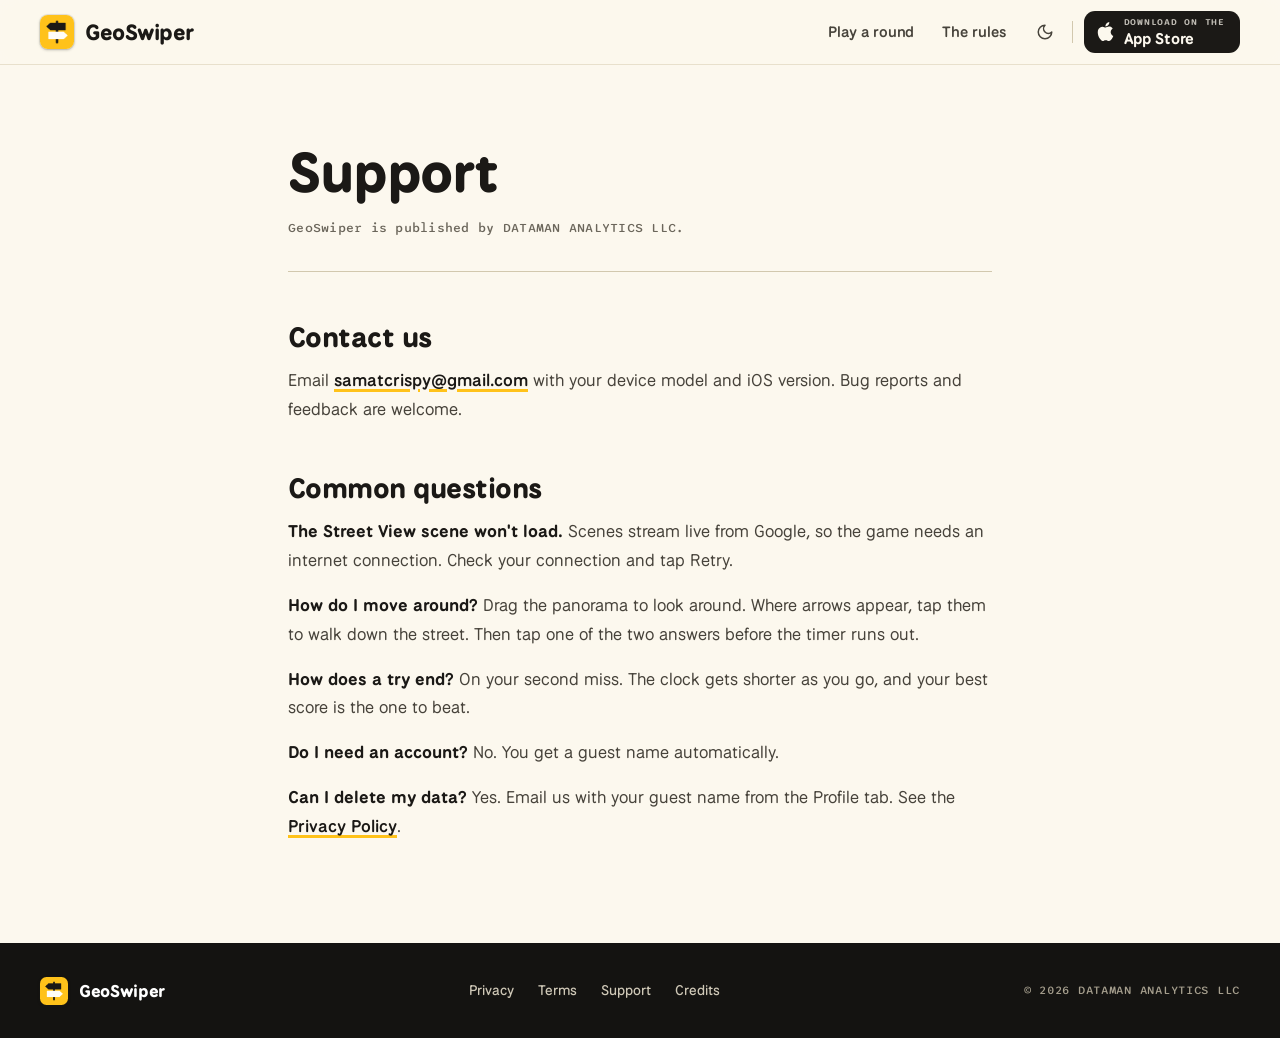
<file: support/index.html>
<!doctype html>
<html lang="en">
<head>
<meta charset="utf-8">
<meta name="viewport" content="width=device-width, initial-scale=1">
<title>GeoSwiper Support</title>
<meta name="description" content="Contact GeoSwiper support and read answers to common questions about the game.">
<link rel="canonical" href="https://geoswiper.com/support/">
<meta name="theme-color" content="#fcf8ee" media="(prefers-color-scheme: light)">
<meta name="theme-color" content="#171512" media="(prefers-color-scheme: dark)">
<meta name="color-scheme" content="light dark">
<script>try{var t=localStorage.getItem("gs-theme");if(t==="light"||t==="dark")document.documentElement.setAttribute("data-theme",t)}catch(e){}</script>
<meta property="og:type" content="website">
<meta property="og:site_name" content="GeoSwiper">
<meta property="og:url" content="https://geoswiper.com/support/">
<meta property="og:title" content="GeoSwiper Support">
<meta property="og:description" content="Contact GeoSwiper support and read answers to common questions about the game.">
<meta property="og:image" content="https://geoswiper.com/assets/og.png">
<meta property="og:image:width" content="1200">
<meta property="og:image:height" content="630">
<meta property="og:image:alt" content="GeoSwiper: guess where on Earth you are.">
<meta name="twitter:card" content="summary_large_image">
<meta name="twitter:title" content="GeoSwiper Support">
<meta name="twitter:description" content="Contact GeoSwiper support and read answers to common questions about the game.">
<meta name="twitter:image" content="https://geoswiper.com/assets/og.png">
<meta name="twitter:image:alt" content="GeoSwiper: guess where on Earth you are.">
<link rel="icon" href="/favicon.ico" sizes="48x48">
<link rel="icon" type="image/png" sizes="192x192" href="/icon-192.png">
<link rel="apple-touch-icon" sizes="180x180" href="/apple-touch-icon.png">
<link rel="preconnect" href="https://fonts.googleapis.com">
<link rel="preconnect" href="https://fonts.gstatic.com" crossorigin>
<link href="https://fonts.googleapis.com/css2?family=National+Park:wght@400..800&amp;family=Sono:wght,MONO@400..800,1&amp;display=swap" rel="stylesheet">
<link rel="stylesheet" href="/assets/site.css">
<script src="/assets/site.js" defer></script>
</head>
<body>

<svg class="sprite" xmlns="http://www.w3.org/2000/svg" aria-hidden="true" focusable="false">
  <symbol id="i-sun" viewBox="0 0 24 24"><circle cx="12" cy="12" r="4"/><path d="M12 2v2"/><path d="M12 20v2"/><path d="m4.93 4.93 1.41 1.41"/><path d="m17.66 17.66 1.41 1.41"/><path d="M2 12h2"/><path d="M20 12h2"/><path d="m6.34 17.66-1.41 1.41"/><path d="m19.07 4.93-1.41 1.41"/></symbol>
  <symbol id="i-moon" viewBox="0 0 24 24"><path d="M12 3a6 6 0 0 0 9 9 9 9 0 1 1-9-9Z"/></symbol>
</svg>
<a class="skip" href="#main">Skip to content</a>
<header class="site-header">
  <div class="wrap bar">
    <a class="brand" href="/" aria-label="GeoSwiper home"><picture><source srcset="/assets/icon-96.webp" type="image/webp"><img src="/icon-192.png" width="192" height="192" alt=""></picture><span>GeoSwiper</span></a>
    <nav class="nav-links" aria-label="Primary"><a href="/">Play a round</a><a href="/#rules">The rules</a></nav>
    <button type="button" class="iconbtn theme-toggle" data-theme-toggle hidden aria-label="Switch to dark theme"><svg class="i" aria-hidden="true"><use href="#i-moon"/></svg></button>
    <a class="store" href="https://apps.apple.com/us/app/geoswiper/id6787602895" data-app-store data-live><svg class="mark" viewBox="0 0 24 24" aria-hidden="true" focusable="false"><path d="M12.152 6.896c-.948 0-2.415-1.078-3.96-1.04-2.04.027-3.91 1.183-4.961 3.014-2.117 3.675-.546 9.103 1.519 12.09 1.013 1.454 2.208 3.09 3.792 3.039 1.52-.065 2.09-.987 3.935-.987 1.831 0 2.35.987 3.96.948 1.637-.026 2.676-1.48 3.676-2.948 1.156-1.688 1.636-3.325 1.662-3.415-.039-.013-3.182-1.221-3.22-4.857-.026-3.04 2.48-4.494 2.597-4.559-1.429-2.09-3.623-2.324-4.39-2.376-2-.156-3.675 1.09-4.61 1.09zM15.53 3.83c.843-1.012 1.4-2.427 1.245-3.83-1.207.052-2.662.805-3.532 1.818-.78.896-1.454 2.338-1.273 3.714 1.338.104 2.715-.688 3.559-1.701"/></svg><span class="store-t"><small data-store-line>Download on the</small> <b>App Store</b></span></a>
  </div>
</header>
<main id="main" class="page">
  <div class="wrap">
    <article class="prose">
      <h1>Support</h1>
      <p class="sub">GeoSwiper is published by DATAMAN ANALYTICS LLC.</p>
      <h2>Contact us</h2>
      <p>Email <a href="mailto:samatcrispy@gmail.com?subject=GeoSwiper%20Support">samatcrispy@gmail.com</a> with your device model and iOS version. Bug reports and feedback are welcome.</p>
      <h2>Common questions</h2>
      <p><strong>The Street View scene won't load.</strong> Scenes stream live from Google, so the game needs an internet connection. Check your connection and tap Retry.</p>
      <p><strong>How do I move around?</strong> Drag the panorama to look around. Where arrows appear, tap them to walk down the street. Then tap one of the two answers before the timer runs out.</p>
      <p><strong>How does a try end?</strong> On your second miss. The clock gets shorter as you go, and your best score is the one to beat.</p>
      <p><strong>Do I need an account?</strong> No. You get a guest name automatically.</p>
      <p><strong>Can I delete my data?</strong> Yes. Email us with your guest name from the Profile tab. See the <a href="/privacy/">Privacy Policy</a>.</p>
    </article>
  </div>
</main>
<footer class="site-footer">
  <div class="wrap foot">
    <a class="brand" href="/" aria-label="GeoSwiper home"><picture><source srcset="/assets/icon-96.webp" type="image/webp"><img src="/icon-192.png" width="192" height="192" alt="" loading="lazy" decoding="async"></picture> GeoSwiper</a>
    <nav class="foot-nav" aria-label="Footer"><a href="/privacy/">Privacy</a><a href="/terms/">Terms</a><a href="/support/">Support</a><a href="/credits/">Credits</a></nav>
    <p class="foot-legal">© 2026 DATAMAN ANALYTICS LLC</p>
  </div>
</footer>
</body>
</html>
</file>
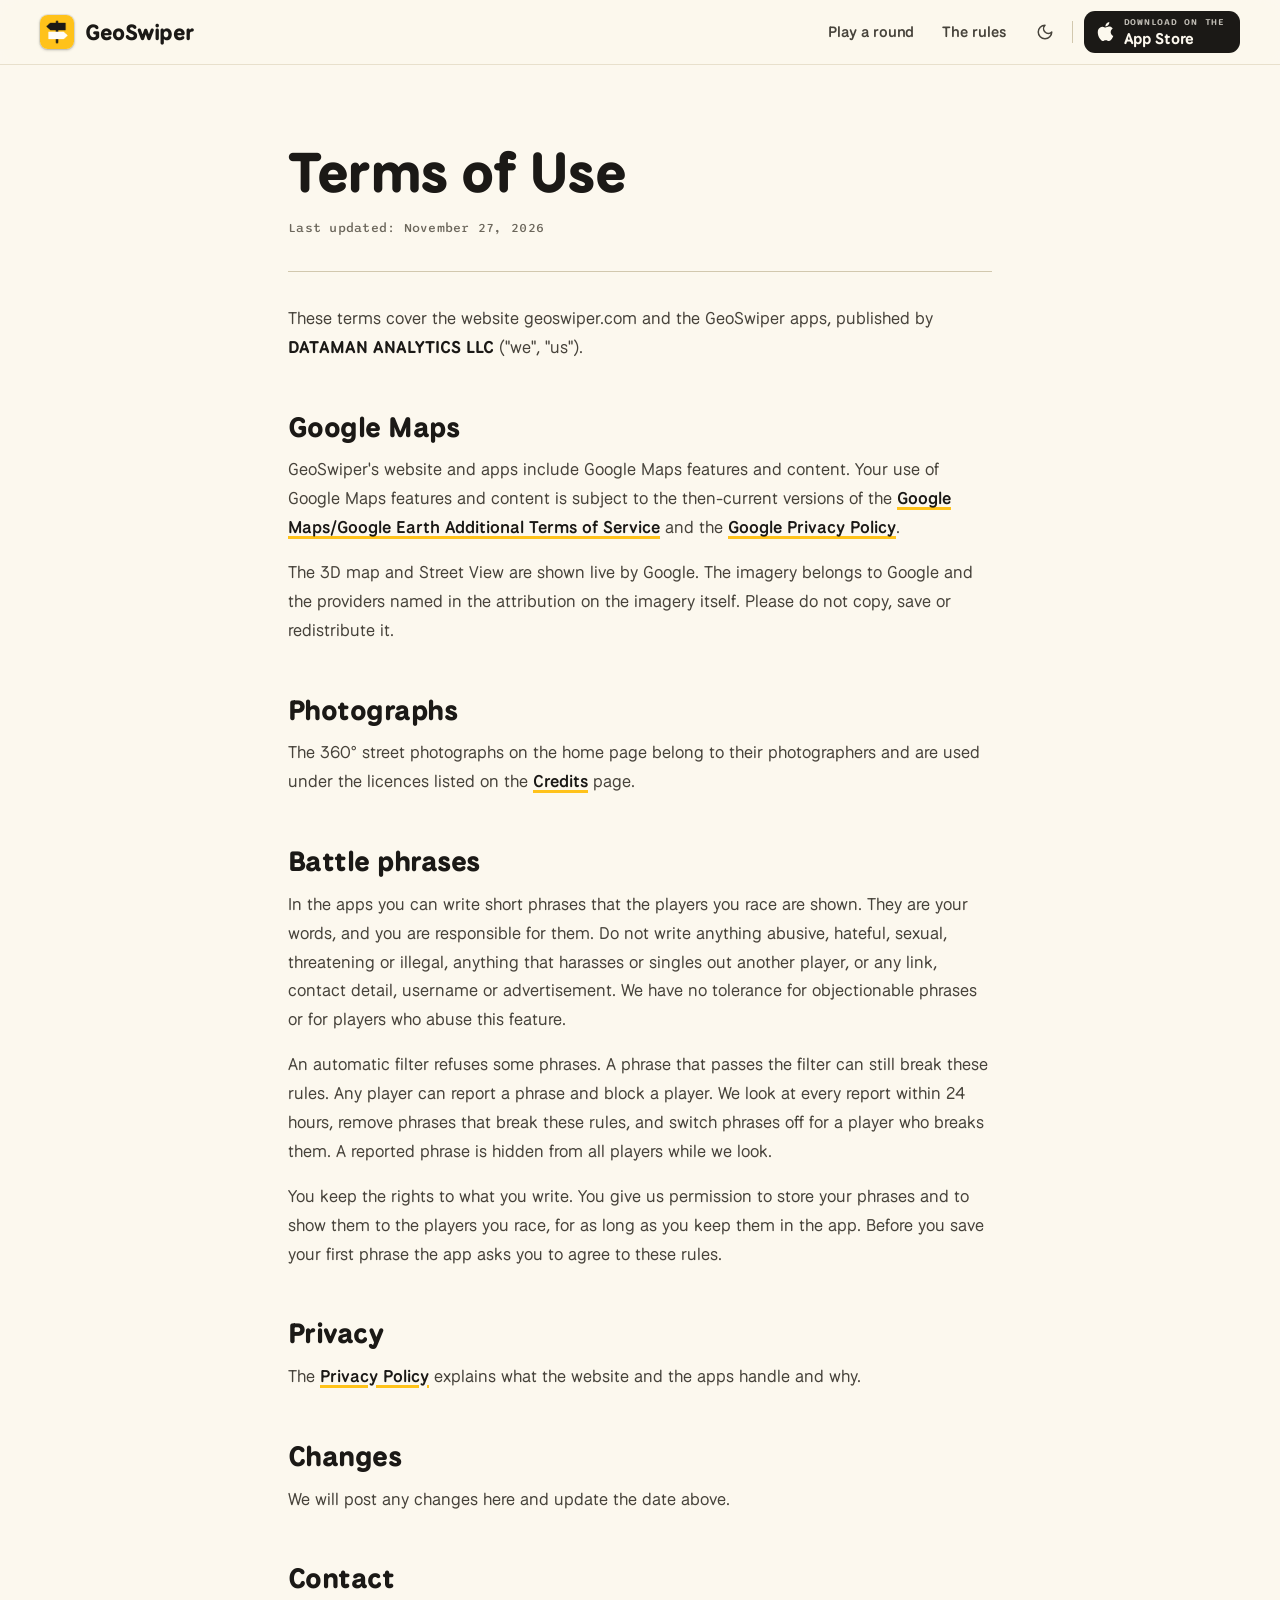
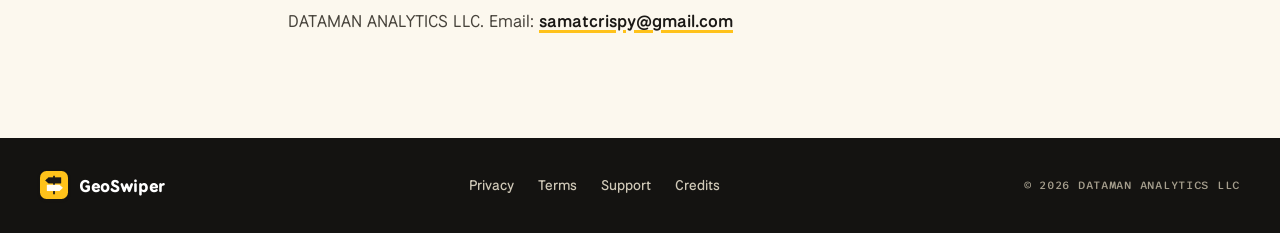
<file: terms/index.html>
<!doctype html>
<html lang="en">
<head>
<meta charset="utf-8">
<meta name="viewport" content="width=device-width, initial-scale=1">
<title>GeoSwiper Terms of Use</title>
<meta name="description" content="The terms for geoswiper.com and the GeoSwiper apps, including the terms that apply to Google Maps features and content.">
<link rel="canonical" href="https://geoswiper.com/terms/">
<meta name="theme-color" content="#fcf8ee" media="(prefers-color-scheme: light)">
<meta name="theme-color" content="#171512" media="(prefers-color-scheme: dark)">
<meta name="color-scheme" content="light dark">
<script>try{var t=localStorage.getItem("gs-theme");if(t==="light"||t==="dark")document.documentElement.setAttribute("data-theme",t)}catch(e){}</script>
<meta property="og:type" content="website">
<meta property="og:site_name" content="GeoSwiper">
<meta property="og:url" content="https://geoswiper.com/terms/">
<meta property="og:title" content="GeoSwiper Terms of Use">
<meta property="og:description" content="The terms for geoswiper.com and the GeoSwiper apps, including the terms that apply to Google Maps features and content.">
<meta property="og:image" content="https://geoswiper.com/assets/og.png">
<meta property="og:image:width" content="1200">
<meta property="og:image:height" content="630">
<meta property="og:image:alt" content="GeoSwiper: guess where on Earth you are.">
<meta name="twitter:card" content="summary_large_image">
<meta name="twitter:title" content="GeoSwiper Terms of Use">
<meta name="twitter:description" content="The terms for geoswiper.com and the GeoSwiper apps, including the terms that apply to Google Maps features and content.">
<meta name="twitter:image" content="https://geoswiper.com/assets/og.png">
<meta name="twitter:image:alt" content="GeoSwiper: guess where on Earth you are.">
<link rel="icon" href="/favicon.ico" sizes="48x48">
<link rel="icon" type="image/png" sizes="192x192" href="/icon-192.png">
<link rel="apple-touch-icon" sizes="180x180" href="/apple-touch-icon.png">
<link rel="preconnect" href="https://fonts.googleapis.com">
<link rel="preconnect" href="https://fonts.gstatic.com" crossorigin>
<link href="https://fonts.googleapis.com/css2?family=National+Park:wght@400..800&amp;family=Sono:wght,MONO@400..800,1&amp;display=swap" rel="stylesheet">
<link rel="stylesheet" href="/assets/site.css">
<script src="/assets/site.js" defer></script>
</head>
<body>

<svg class="sprite" xmlns="http://www.w3.org/2000/svg" aria-hidden="true" focusable="false">
  <symbol id="i-sun" viewBox="0 0 24 24"><circle cx="12" cy="12" r="4"/><path d="M12 2v2"/><path d="M12 20v2"/><path d="m4.93 4.93 1.41 1.41"/><path d="m17.66 17.66 1.41 1.41"/><path d="M2 12h2"/><path d="M20 12h2"/><path d="m6.34 17.66-1.41 1.41"/><path d="m19.07 4.93-1.41 1.41"/></symbol>
  <symbol id="i-moon" viewBox="0 0 24 24"><path d="M12 3a6 6 0 0 0 9 9 9 9 0 1 1-9-9Z"/></symbol>
</svg>
<a class="skip" href="#main">Skip to content</a>
<header class="site-header">
  <div class="wrap bar">
    <a class="brand" href="/" aria-label="GeoSwiper home"><picture><source srcset="/assets/icon-96.webp" type="image/webp"><img src="/icon-192.png" width="192" height="192" alt=""></picture><span>GeoSwiper</span></a>
    <nav class="nav-links" aria-label="Primary"><a href="/">Play a round</a><a href="/#rules">The rules</a></nav>
    <button type="button" class="iconbtn theme-toggle" data-theme-toggle hidden aria-label="Switch to dark theme"><svg class="i" aria-hidden="true"><use href="#i-moon"/></svg></button>
    <a class="store" href="https://apps.apple.com/us/app/geoswiper/id6787602895" data-app-store data-live><svg class="mark" viewBox="0 0 24 24" aria-hidden="true" focusable="false"><path d="M12.152 6.896c-.948 0-2.415-1.078-3.96-1.04-2.04.027-3.91 1.183-4.961 3.014-2.117 3.675-.546 9.103 1.519 12.09 1.013 1.454 2.208 3.09 3.792 3.039 1.52-.065 2.09-.987 3.935-.987 1.831 0 2.35.987 3.96.948 1.637-.026 2.676-1.48 3.676-2.948 1.156-1.688 1.636-3.325 1.662-3.415-.039-.013-3.182-1.221-3.22-4.857-.026-3.04 2.48-4.494 2.597-4.559-1.429-2.09-3.623-2.324-4.39-2.376-2-.156-3.675 1.09-4.61 1.09zM15.53 3.83c.843-1.012 1.4-2.427 1.245-3.83-1.207.052-2.662.805-3.532 1.818-.78.896-1.454 2.338-1.273 3.714 1.338.104 2.715-.688 3.559-1.701"/></svg><span class="store-t"><small data-store-line>Download on the</small> <b>App Store</b></span></a>
  </div>
</header>
<main id="main" class="page">
  <div class="wrap">
    <article class="prose">
      <h1>Terms of Use</h1>
      <p class="sub">Last updated: November 27, 2026</p>
      <p>These terms cover the website geoswiper.com and the GeoSwiper apps, published by <strong>DATAMAN ANALYTICS LLC</strong> ("we", "us").</p>
      <h2 id="google-maps">Google Maps</h2>
      <p>GeoSwiper's website and apps include Google Maps features and content. Your use of Google Maps features and content is subject to the then-current versions of the <a href="https://maps.google.com/help/terms_maps/">Google Maps/Google Earth Additional Terms of Service</a> and the <a href="https://policies.google.com/privacy">Google Privacy Policy</a>.</p>
      <p>The 3D map and Street View are shown live by Google. The imagery belongs to Google and the providers named in the attribution on the imagery itself. Please do not copy, save or redistribute it.</p>
      <h2>Photographs</h2>
      <p>The 360° street photographs on the home page belong to their photographers and are used under the licences listed on the <a href="/credits/">Credits</a> page.</p>
      <h2 id="battle-phrases">Battle phrases</h2>
      <p>In the apps you can write short phrases that the players you race are shown. They are your words, and you are responsible for them. Do not write anything abusive, hateful, sexual, threatening or illegal, anything that harasses or singles out another player, or any link, contact detail, username or advertisement. We have no tolerance for objectionable phrases or for players who abuse this feature.</p>
      <p>An automatic filter refuses some phrases. A phrase that passes the filter can still break these rules. Any player can report a phrase and block a player. We look at every report within 24 hours, remove phrases that break these rules, and switch phrases off for a player who breaks them. A reported phrase is hidden from all players while we look.</p>
      <p>You keep the rights to what you write. You give us permission to store your phrases and to show them to the players you race, for as long as you keep them in the app. Before you save your first phrase the app asks you to agree to these rules.</p>
      <h2>Privacy</h2>
      <p>The <a href="/privacy/">Privacy Policy</a> explains what the website and the apps handle and why.</p>
      <h2>Changes</h2>
      <p>We will post any changes here and update the date above.</p>
      <h2>Contact</h2>
      <p>DATAMAN ANALYTICS LLC. Email: <a href="mailto:samatcrispy@gmail.com?subject=GeoSwiper%20Terms">samatcrispy@gmail.com</a></p>
    </article>
  </div>
</main>
<footer class="site-footer">
  <div class="wrap foot">
    <a class="brand" href="/" aria-label="GeoSwiper home"><picture><source srcset="/assets/icon-96.webp" type="image/webp"><img src="/icon-192.png" width="192" height="192" alt="" loading="lazy" decoding="async"></picture> GeoSwiper</a>
    <nav class="foot-nav" aria-label="Footer"><a href="/privacy/">Privacy</a><a href="/terms/">Terms</a><a href="/support/">Support</a><a href="/credits/">Credits</a></nav>
    <p class="foot-legal">© 2026 DATAMAN ANALYTICS LLC</p>
  </div>
</footer>
</body>
</html>
</file>
<file: assets/site.css>
/* GeoSwiper — shared stylesheet
   The brand is the street: sign yellow on asphalt and chalk.
   One rounded voice for words (National Park, drawn from park trail signs) and Sono for
   numbers and read-outs. Things you press are sign plates: a flat fill with a hard lower
   edge. Right is green, wrong is red, and yellow is ours.
   Two themes from one set of tokens: chalk by day, asphalt by night. The theme follows the
   device unless the visitor picks one. The home page's stage is night in both themes: it is
   a window onto the world. The same tokens are in the apps (ios/Sources/Theme.swift,
   android/src/theme/theme.ts) and in docs/brand/BRAND.md of the mobile repo. */

/* ───────── Tokens ───────── */
:root{
  /* chalk and ink */
  --paper:#fcf8ee;
  --paper-2:#f5efdf;
  --paper-3:#eae2cc;
  --card:#fffdf7;
  --ink:#1b1916;
  --ink-2:#47433b;
  --ink-3:#6b665b;
  --line:#e8e0cc;
  --line-2:#d2c8ae;
  --paper-rgb:252,248,238;
  --ink-rgb:27,25,22;
  /* the brand colour, its pressed edge, and the ink that sits on it */
  --sun:#ffc21a;
  --sun-edge:#c98a00;
  --on-sun:#1d1603;
  /* the accent for text and focus rings: sun is too light to read on chalk, so it deepens there */
  --mark:#8f5e00;
  --mark-soft:rgba(143,94,0,.4);
  /* the game: right, wrong */
  --palm:#35d07f;
  --palm-edge:#1f9d5b;
  --brick:#ff5e4d;
  --brick-edge:#c93a2b;
  --miss:#c7301f;
  /* night surfaces: the stage, the footer */
  --tar:#1b1916;
  --asphalt:#141311;
  --on-night:#fbf6e9;
  --on-night-2:#cfc8b7;
  --on-night-3:#a69f8e;
  /* the lower edge of a plate that is not coloured */
  --edge:#cfc4a8;
  color-scheme:light;

  /* type */
  --display:"National Park","Arial Rounded MT Bold",ui-rounded,system-ui,-apple-system,"Segoe UI",Roboto,sans-serif;
  --sans:"National Park",ui-rounded,system-ui,-apple-system,"Segoe UI",Roboto,sans-serif;
  --mono:"Sono",ui-monospace,"SF Mono",Menlo,Consolas,monospace;
  --fs-h2:clamp(2rem,1.35rem + 2.6vw,3.25rem);
  --fs-lede:clamp(1.0625rem,1rem + .32vw,1.25rem);
  --fs-body:1.0625rem;
  --fs-small:.9375rem;
  --fs-label:.75rem;

  /* space: 4 8 12 16 24 32 48 64 */
  --s1:4px;--s2:8px;--s3:12px;--s4:16px;--s5:24px;--s6:32px;--s7:48px;--s8:64px;
  --gutter:clamp(16px,4vw,40px);
  --wrap:1240px;
  --sec:clamp(64px,8vw,112px);

  /* radii */
  --r-xs:8px;--r-sm:12px;--r-md:16px;--r-pill:999px;

  /* shadows */
  --sh-1:0 1px 2px rgba(27,25,22,.06);

  /* motion: in, out */
  --ease-out:cubic-bezier(.16,1,.3,1);
  --ease-in:cubic-bezier(.7,0,.84,0);
}
/* Night: the same tokens, inverted. Written twice on purpose (no build step):
   once for "follow the device", once for an explicit choice. Keep them equal. */
@media (prefers-color-scheme:dark){
:root:not([data-theme="light"]){
  --paper:#171512;
  --paper-2:#1e1b18;
  --paper-3:#2e2a25;
  --card:#24211d;
  --ink:#fbf6e9;
  --ink-2:#d2cbb9;
  --ink-3:#a69f8e;
  --line:#2e2a25;
  --line-2:#443f37;
  --paper-rgb:23,21,18;
  --ink-rgb:251,246,233;
  --mark:#ffc21a;
  --mark-soft:rgba(255,194,26,.45);
  --miss:#ff8a72;
  --edge:#0c0b0a;
  --sh-1:0 1px 2px rgba(0,0,0,.4);
  color-scheme:dark;
}
}
:root[data-theme="dark"]{
  --paper:#171512;
  --paper-2:#1e1b18;
  --paper-3:#2e2a25;
  --card:#24211d;
  --ink:#fbf6e9;
  --ink-2:#d2cbb9;
  --ink-3:#a69f8e;
  --line:#2e2a25;
  --line-2:#443f37;
  --paper-rgb:23,21,18;
  --ink-rgb:251,246,233;
  --mark:#ffc21a;
  --mark-soft:rgba(255,194,26,.45);
  --miss:#ff8a72;
  --edge:#0c0b0a;
  --sh-1:0 1px 2px rgba(0,0,0,.4);
  color-scheme:dark;
}

/* ───────── Base ───────── */
*,*::before,*::after{box-sizing:border-box}
html{-webkit-text-size-adjust:100%;text-size-adjust:100%;scroll-behavior:smooth;scroll-padding-top:64px}
html.home{scroll-padding-top:0}
body{margin:0;background:var(--paper);color:var(--ink);font:400 var(--fs-body)/1.6 var(--sans);-webkit-font-smoothing:antialiased;-moz-osx-font-smoothing:grayscale;text-rendering:optimizeLegibility;overflow-x:clip;min-height:100vh;min-height:100dvh;display:flex;flex-direction:column}
main{flex:1 0 auto}
.site-header,.site-footer{flex:none}
img,svg,picture{display:block}
img{max-width:100%;height:auto}
h1,h2,h3,p,ul,ol,dl,dd,figure{margin:0}
ul,ol{padding:0}
a{color:inherit}
button{font:inherit;color:inherit}
::selection{background:var(--sun);color:var(--on-sun)}
:focus-visible{outline:2px solid var(--mark);outline-offset:3px;border-radius:4px}

.sprite{position:absolute;width:0;height:0;overflow:hidden}
.vh{position:absolute !important;width:1px;height:1px;margin:-1px;overflow:hidden;clip-path:inset(50%);white-space:nowrap}
.i{width:1.25em;height:1.25em;flex:none;fill:none;stroke:currentColor;stroke-width:2;stroke-linecap:round;stroke-linejoin:round}
.wrap{width:100%;max-width:calc(var(--wrap) + var(--gutter)*2);margin-inline:auto;padding-inline:var(--gutter)}
.skip{position:absolute;left:16px;top:-64px;z-index:100;white-space:nowrap;background:var(--ink);color:var(--paper);padding:10px 14px;border-radius:var(--r-sm);font-weight:600;text-decoration:none;transition:top .2s}
.skip:focus{top:12px}

h1,h2,h3{font-family:var(--display);font-weight:800;letter-spacing:-.02em;text-wrap:balance}
h1{letter-spacing:-.026em}
h2{font-size:var(--fs-h2);line-height:1.08;letter-spacing:-.018em}
/* the words that matter sit on a sign plate */
h1 em{font-style:normal;padding:0 .16em .04em;margin:0 -.04em;border-radius:.18em;background:var(--sun);color:var(--on-sun);-webkit-box-decoration-break:clone;box-decoration-break:clone}
.lede{font-size:var(--fs-lede);line-height:1.55;color:var(--ink-2);text-wrap:pretty}
.label{font:600 var(--fs-label)/1 var(--mono);letter-spacing:.14em;text-transform:uppercase;color:var(--ink-3)}

/* ───────── Buttons and links ───────── */
.btn{display:inline-flex;align-items:center;justify-content:center;gap:8px;height:44px;padding:0 20px;border-radius:var(--r-sm);border:0;font:700 var(--fs-small)/1 var(--sans);text-decoration:none;white-space:nowrap;cursor:pointer;transition:translate .09s ease-out,box-shadow .09s ease-out,filter .2s}
.btn--sm{height:38px;padding:0 16px;font-size:.875rem}
.btn--ink{background:var(--ink);color:var(--paper)}
.btn--ink:hover{box-shadow:0 0 0 2px var(--ink)}
/* the main action: a yellow plate with a hard lower edge. Pressing it pushes it down onto the edge. */
.btn--go{height:52px;padding:0 24px;border-radius:var(--r-md);font-size:1.0625rem;font-weight:800;background:var(--sun);color:var(--on-sun);box-shadow:0 4px 0 var(--sun-edge)}
.btn--go:hover{filter:brightness(1.05)}
.btn--line{height:52px;padding:0 22px;border-radius:var(--r-md);font-size:1.0625rem;background:var(--card);color:var(--ink);box-shadow:inset 0 0 0 1.5px var(--line-2),0 4px 0 var(--edge)}
.btn--line:hover{box-shadow:inset 0 0 0 1.5px var(--ink),0 4px 0 var(--edge)}
.btn--go:active{translate:0 3px;box-shadow:0 1px 0 var(--sun-edge)}
.btn--line:active{translate:0 3px;box-shadow:inset 0 0 0 1.5px var(--ink),0 1px 0 var(--edge)}
.btn .i{width:1.1em;height:1.1em}
.iconbtn{flex:none;width:38px;height:38px;display:inline-grid;place-items:center;border-radius:var(--r-sm);border:1px solid var(--line-2);background:var(--card);color:var(--ink-2);cursor:pointer;transition:box-shadow .2s}
.iconbtn:hover{color:var(--ink);box-shadow:0 0 0 1px var(--line-2)}
.iconbtn .i{width:17px;height:17px}
[hidden]{display:none !important}

/* ───────── Header (every page) ─────────
   One bar: the app icon and the wordmark on the left; the links, the theme switch and the App Store
   button on the right. It is paper on every page but the home page, where it is the stage's first
   row and wears the stage's night (see the stage). Its colours are the --hdr-* and --cta-* tokens,
   so one set of rules draws both. The App Store button is a small version of the plaques in the app
   section; it links to APP_STORE_URL in assets/site.js. */
.site-header{--hdr:64px;--hdr-bg:rgba(var(--paper-rgb),.86);--hdr-fg:var(--ink);--hdr-fg-2:var(--ink-2);--hdr-hair:var(--line);--hdr-rule:var(--line-2);--hdr-hover:rgba(var(--ink-rgb),.06);--hdr-accent:var(--sun);--hdr-icon-ring:0 0 0 1px rgba(27,25,22,.08),0 1px 3px rgba(27,25,22,.28);--cta-bg:var(--ink);--cta-fg:var(--paper);position:sticky;top:0;z-index:50;background:var(--hdr-bg);color:var(--hdr-fg);-webkit-backdrop-filter:saturate(1.6) blur(16px);backdrop-filter:saturate(1.6) blur(16px);border-bottom:1px solid var(--hdr-hair)}
.bar{display:flex;align-items:center;gap:4px;height:var(--hdr)}
.brand{flex:none;display:inline-flex;align-items:center;gap:11px;font:800 1.375rem/1 var(--display);letter-spacing:-.02em;text-decoration:none;color:inherit}
.site-header .brand{margin-right:auto}
.brand picture,.brand img{flex:none}
.brand img{width:34px;height:34px;border-radius:23%;box-shadow:var(--hdr-icon-ring,0 0 0 1px rgba(27,25,22,.08),0 1px 3px rgba(27,25,22,.28));transition:transform .45s var(--ease-out)}
.brand:hover img{transform:rotate(-8deg) scale(1.06)}
/* the links: quiet until you point at one, then the accent draws in under it */
.nav-links{display:flex;align-items:center;gap:2px;margin-right:2px}
.nav-links a{position:relative;display:inline-flex;align-items:center;height:44px;padding:0 13px;font:600 .9375rem/1 var(--sans);letter-spacing:-.006em;color:var(--hdr-fg-2);text-decoration:none;transition:color .2s}
.nav-links a::after{content:"";position:absolute;left:13px;right:13px;bottom:9px;height:3px;border-radius:3px;background:var(--hdr-accent);transform:scaleX(0);transform-origin:0 50%;transition:transform .35s var(--ease-out)}
.nav-links a:hover,.nav-links a:focus-visible{color:var(--hdr-fg)}
.nav-links a:hover::after,.nav-links a:focus-visible::after{transform:scaleX(1)}
/* the theme switch: a round ghost button (44px to the finger), then a hairline before the App Store button */
.site-header .iconbtn{position:relative;width:40px;height:40px;border-radius:50%;border-color:transparent;background:transparent;color:var(--hdr-fg-2);transition:color .2s,background .2s}
.site-header .iconbtn::before{content:"";position:absolute;inset:-2px}
.site-header .iconbtn:hover{color:var(--hdr-fg);box-shadow:none;background:var(--hdr-hover)}
.site-header .iconbtn .i{width:18px;height:18px}
.site-header .theme-toggle{margin-right:15px}
.site-header .theme-toggle::after{content:"";position:absolute;right:-9px;top:50%;width:1px;height:22px;translate:0 -50%;background:var(--hdr-rule);pointer-events:none}
/* the App Store button: the Apple mark (the only brand glyphs on the site are this and Google Play's),
   a mono label over the store's name, like the plaques */
.mark{flex:none;fill:currentColor}
.store{position:relative;flex:none;display:inline-flex;align-items:center;gap:9px;height:42px;padding:0 15px 0 12px;border-radius:11px;background:var(--cta-bg);color:var(--cta-fg);text-decoration:none;transition:box-shadow .2s,transform .2s var(--ease-out)}
.store::before{content:"";position:absolute;inset:-3px 0}
.store:hover{box-shadow:0 0 0 2px var(--cta-bg)}
.store:active{transform:scale(.97)}
.store .mark{width:19px;height:19px;margin-top:-2px}
.store-t{display:flex;flex-direction:column;gap:3px;white-space:nowrap}
.store small{font:600 .59375rem/1 var(--mono);letter-spacing:.08em;text-transform:uppercase;opacity:.74}
.store b{font:700 .96875rem/1 var(--sans);letter-spacing:-.01em}
@media (max-width:899px){
  .site-header{--hdr:56px}
}
@media (max-width:520px){
  .nav-links{display:none}
  .brand{gap:9px;font-size:1.1875rem}
  .brand img{width:30px;height:30px}
  .site-header .theme-toggle{margin-right:11px}
  .site-header .theme-toggle::after{right:-7px;height:20px}
  .store{gap:7px;height:40px;padding:0 12px 0 10px;border-radius:10px}
  .store .mark{width:17px;height:17px}
  .store small{font-size:.5625rem;letter-spacing:.06em}
  .store b{font-size:.90625rem}
}
/* once the app is live the top line reads "Download on the": too long beside the wordmark on the
   narrowest phones, where the mark and "App Store" say it alone */
@media (max-width:349px){
  .store[data-live] small{display:none}
}

/* ───────── The stage ─────────
   The first screen of the home page. Three rows: the header, the window (the world) and the dock
   (the words); the header and the dock are paper, so the picture is framed top and bottom.
   Ours over the window: only the game's small opaque chips along its top edge. Google draws its
   logo and its copyright row along the bottom edge of the window; the dock sits below the window,
   so nothing of ours can ever cover them. No rule here reaches inside what Google draws. */
.stage{--dock:120px;--top:calc(var(--hdr) + env(safe-area-inset-top));--hdr:64px;position:relative;display:grid;grid-template-rows:auto minmax(0,1fr) auto;height:100vh;height:100svh;min-height:560px;min-height:max(340px,min(560px,100svh));background:var(--asphalt)}
.skip--stage{left:50%;translate:-50% 0;background:var(--on-night);color:#1b1916}
.skip--stage:focus{top:12px}

/* the header, as the stage's first row: opaque night like the stage itself, so the first screen is
   one piece (night above, paper dock below). It is its own row and never sits over the picture. */
.stage > .site-header{--hdr:inherit;--hdr-bg:var(--asphalt);--hdr-fg:var(--on-night);--hdr-fg-2:var(--on-night-2);--hdr-hair:rgba(255,255,255,.1);--hdr-rule:rgba(255,255,255,.22);--hdr-hover:rgba(255,255,255,.09);--hdr-accent:var(--sun);--hdr-icon-ring:0 0 0 1px rgba(255,255,255,.16);--cta-bg:var(--on-night);--cta-fg:#1b1916;position:relative;top:auto;z-index:7;grid-column:1/-1;-webkit-backdrop-filter:none;backdrop-filter:none}
.stage > .site-header :focus-visible{outline-color:var(--sun)}
.stage > .site-header .bar{height:var(--top);padding:env(safe-area-inset-top) max(var(--gutter),env(safe-area-inset-right)) 0 max(var(--gutter),env(safe-area-inset-left))}

/* the chips along the window's top edge: the slate and the coach line left, "Skip the fall" and the
   clock switch right. When the slate and the chips do not fit on one line (the narrowest phones, or
   "Skip the fall" and the clock together), the chips wrap to a second line, still on the right,
   rather than cut the slate short. */
.band{position:absolute;top:var(--top);left:0;right:0;z-index:6;display:flex;flex-wrap:wrap;align-items:center;align-content:flex-start;gap:6px 8px;padding:12px max(var(--gutter),env(safe-area-inset-right)) 0 max(var(--gutter),env(safe-area-inset-left));pointer-events:none}
.band-end{flex:0 1 auto;display:flex;flex-wrap:wrap;justify-content:flex-end;gap:6px 8px;margin-left:auto}
.chip{position:relative;flex:none;display:inline-flex;align-items:center;gap:8px;height:36px;margin:0;padding:0 13px;border:0;border-radius:var(--r-sm);background:var(--asphalt);color:var(--on-night);box-shadow:inset 0 0 0 1px rgba(255,255,255,.18);font:600 .875rem/1 var(--sans);text-decoration:none;white-space:nowrap;cursor:pointer;pointer-events:auto;transition:box-shadow .2s}
.chip::after{content:"";position:absolute;inset:-4px}          /* a 44px target round a 36px chip */
a.chip:hover,button.chip:hover{box-shadow:inset 0 0 0 1px rgba(255,255,255,.55)}
.chip .i{width:16px;height:16px}
.chip--coach{height:32px;font-weight:500;font-size:.8125rem;cursor:default;color:var(--on-night-2);animation:chip-in .32s var(--ease-out) both}
.chip--coach .i{color:var(--sun)}
@keyframes chip-in{from{opacity:0;translate:0 -6px}}
.band :focus-visible,.window :focus-visible{outline-color:var(--sun)}

/* the slate: where you are, redacted until you answer. The hairline under it is the altitude
   on the way down and the clock on the street. */
.slate{position:relative;flex:none;display:inline-flex;align-items:center;height:32px;max-width:100%;padding:0 13px 2px 10px;overflow:hidden;border-radius:var(--r-xs);background:var(--asphalt);color:var(--on-night);box-shadow:inset 0 0 0 1px rgba(255,255,255,.18);font:500 .75rem/1 var(--mono);letter-spacing:.06em;white-space:nowrap;pointer-events:auto}
.slate-line{display:flex;align-items:center;gap:8px}
.slate .i{width:13px;height:13px;color:var(--sun)}
.slate .red{font-style:normal;letter-spacing:0;color:var(--on-night-3)}
.hair{position:absolute;inset:auto 0 0;height:3px;background:rgba(255,255,255,.16)}
.hair b{display:block;height:100%;background:var(--sun);transform-origin:0 50%;transform:scaleX(var(--f,0));transition:background-color .3s}
.stage[data-clock="low"] .hair b{background:var(--brick)}
.stage[data-state="loading"] .hair b,.stage[data-state="globe"] .hair b{--f:1;animation:hair-wait 1.4s ease-in-out infinite}
@keyframes hair-wait{0%{transform:translateX(-100%) scaleX(.4)}100%{transform:translateX(100%) scaleX(.4)}}

/* the window. A stacking context of its own: whatever is in it stays under the band and the dock */
.window{position:relative;isolation:isolate;min-height:0;overflow:hidden;overflow:clip;background:var(--asphalt)}
.layer{position:absolute;inset:0}
/* Google's two layers: the panorama underneath, the 3D map on top. The map fades up once Google
   has drawn the Earth, and the dissolve into the street is the map fading out. Google gives the
   panorama's inner layers large z-indexes; without a stacking context of its own they climb over
   the map. */
#pano{position:absolute !important;inset:0;z-index:0;isolation:isolate}
#map3d{position:absolute !important;inset:0;z-index:1;opacity:0;transition:opacity .7s linear}
#map3d[data-on="1"]{opacity:1}
#map3d[data-on="0"]{pointer-events:none}
#map3d > gmp-map-3d{display:block;width:100%;height:100%}
/* stops drags while the camera flies; the bottom 56px stay open so Google's logo and links work */
#shield{position:absolute;inset:0 0 56px;z-index:2}
/* a full cover for cuts between places: picture and attribution together, never part of either */
#curtain{position:absolute;inset:0;z-index:3;background:var(--asphalt);opacity:0;transition:opacity .24s linear}
#curtain[data-on="1"]{opacity:1}

/* the licensed photo: a still and, once assets/pano.js runs, a canvas over it showing the same
   view, which can then be dragged round. Cropped by the box, never stretched. */
.pano{overflow:hidden;overflow:clip;background:var(--asphalt);touch-action:pan-y;-webkit-user-select:none;user-select:none;-webkit-touch-callout:none}
.pano-still{position:absolute;left:50%;top:50%;width:100%;height:100%;max-width:none;object-fit:cover;translate:-50% -50%;pointer-events:none}
/* the first street drops into the window from above, as every later one does (assets/pano.js) */
.pano.is-up .pano-still{translate:-50% -152%}
.pano.is-dropping .pano-still{transition:translate .8s var(--ease-out)}
.pano.is-up .pano-view,.pano.is-dropping .pano-view{visibility:hidden}
.pano-view{position:absolute;inset:0;z-index:1;width:100%;height:100%;opacity:0;transition:opacity .6s ease}
.pano-view.is-on{opacity:1}
.pano-still.is-over{z-index:2}
.pano-still.is-fade{animation:pano-fade .6s ease both}
.pano-still.is-drop{animation:pano-drop .8s var(--ease-out) both}
@keyframes pano-fade{from{opacity:0}}
@keyframes pano-drop{from{translate:-50% -152%}}
.pano[data-live]{cursor:grab}
.pano.is-held{cursor:grabbing}
.pano:focus-visible{outline:2px solid #fff;outline-offset:-5px;border-radius:0}

/* With script on its way the title stands on the night window: the photo is not painted first
   and then taken away. If the script never arrives, the page takes the "js" class off again after
   a moment (index.html) and shows as shipped. */
html.js .stage[data-state="static"] :is(#photo,.nojs,.credit){visibility:hidden}
.stage:not([data-state="static"]) .nojs,.stage[data-state="static"] .score{display:none}

/* The title card. Until the first picture is up (the Earth, the street or the photo) the headline
   stands in the window itself, large, on night: the first screen is never an empty box. It is our
   own type on our own night; it fades as the picture comes up and it never reaches the bottom of
   the window, where Google's logo and copyright row are. Without script it stays in the dock. */
html.js .stage[data-phase="title"] .dock h1{position:absolute;grid-area:auto;left:max(var(--gutter),env(safe-area-inset-left));right:max(var(--gutter),env(safe-area-inset-right));bottom:calc(100% + 84px);max-width:11.5em;color:var(--on-night);font-size:clamp(2.75rem,min(1.5rem + 6.6vw,15vh),8rem);font-size:clamp(2.75rem,min(1.5rem + 6.6vw,15svh),8rem);line-height:1.08;letter-spacing:-.03em;pointer-events:none;transition:opacity .5s linear}
html.js .stage[data-title="off"] .dock h1{opacity:0}

/* the dock */
.dock{position:relative;z-index:1;display:grid;grid-template-columns:minmax(0,1fr) auto auto;align-items:center;column-gap:clamp(20px,3vw,44px);height:calc(var(--dock) + env(safe-area-inset-bottom));padding:0 max(var(--gutter),env(safe-area-inset-right)) env(safe-area-inset-bottom) max(var(--gutter),env(safe-area-inset-left));background:var(--paper);border-top:1px solid var(--line);touch-action:pan-y}
.dock-say{min-width:0}
.dock h1{font-size:clamp(2.125rem,1.15rem + 2.3vw,3rem);line-height:1.12}
.say{font:800 clamp(1.5rem,1.15rem + 1vw,2rem)/1.12 var(--display);letter-spacing:-.02em;text-wrap:balance}
.sub{margin-top:6px;font-size:.9375rem;line-height:1.35;color:var(--ink-2);text-wrap:pretty}
.sub--hint{font:500 var(--fs-label)/1.35 var(--mono);letter-spacing:.06em;text-transform:uppercase;color:var(--ink-3)}
.sub--coach{display:none}
@media (hover:none),(pointer:coarse){.sub--hint{display:none}}
.say,.sub:not(.sub--hint){animation:say-in .32s var(--ease-out) both}
@keyframes say-in{from{opacity:0;translate:0 8px}}

.dock-act{display:flex;align-items:center;gap:12px;outline-offset:6px;scroll-margin-top:100vh}   /* "Skip to the two answers" moves focus, not the page */
.nojs{display:flex;align-items:baseline;gap:var(--s5)}
.nojs details{font-size:var(--fs-small);color:var(--ink-2)}
.nojs summary{display:inline;cursor:pointer;font-weight:600;text-decoration:underline;text-decoration-color:var(--line-2);text-decoration-thickness:1.5px;text-underline-offset:5px;list-style:none}
.nojs summary::-webkit-details-marker{display:none}
.nojs details p{display:inline;margin-left:10px;color:var(--ink);font-weight:600}

/* the two answers */
.plates{display:grid;grid-template-columns:repeat(2,minmax(0,1fr));gap:12px;width:min(46vw,480px)}
.plate{position:relative;display:flex;align-items:center;gap:12px;min-width:0;height:56px;padding:0 44px 0 14px;border:0;border-radius:var(--r-md);background:var(--card);color:var(--ink);box-shadow:inset 0 0 0 1.5px var(--line-2),0 3px 0 var(--edge);font:700 1.0625rem/1.15 var(--sans);letter-spacing:-.005em;text-align:left;cursor:pointer;transition:box-shadow .16s,background-color .16s,color .16s,translate .09s ease-out;animation:rise .32s var(--ease-out) both}
.plate + .plate{animation-delay:70ms}
@keyframes rise{from{opacity:0;translate:0 24px}}
.plate:hover{box-shadow:inset 0 0 0 1.5px var(--ink),0 3px 0 var(--edge)}
.plate:active:not([aria-disabled="true"]){translate:0 2px;box-shadow:inset 0 0 0 1.5px var(--ink),0 1px 0 var(--edge)}
.plate-name{min-width:0;overflow-wrap:break-word}
.cc{flex:none;min-width:30px;padding:5px 6px;border-radius:5px;background:var(--ink);color:var(--paper);font:700 .6875rem/1 var(--mono);font-style:normal;letter-spacing:.06em;text-align:center}
.plate .plate-ok,.plate .plate-no{position:absolute;right:14px;top:50%;width:20px;height:20px;margin-top:-10px;stroke-width:2.6;display:none}
.plate[aria-disabled="true"]{cursor:default}
.plate[aria-disabled="true"]:hover{box-shadow:inset 0 0 0 1.5px var(--line-2),0 3px 0 var(--edge)}
.plate.is-dim{color:var(--ink-3)}
/* right: green and a check that draws. wrong: red, a cross and one shake. never colour alone */
.plate.is-right,.plate.is-right:hover{background:var(--palm);color:var(--tar);box-shadow:0 3px 0 var(--palm-edge)}
.plate.is-right .cc,.plate.is-wrong .cc{background:var(--tar);color:#fff}
.plate.is-wrong,.plate.is-wrong:hover{background:var(--brick);color:var(--tar);box-shadow:0 3px 0 var(--brick-edge);animation:shake .26s ease-in-out both}
.plate.is-answer,.plate.is-answer:hover{box-shadow:inset 0 0 0 2.5px var(--palm-edge),0 3px 0 var(--palm-edge)}
.plate.is-right .plate-ok,.plate.is-answer .plate-ok,.plate.is-wrong .plate-no{display:block}
.plate.is-answer .plate-ok{color:var(--palm-edge)}
.plate-ok{stroke-dasharray:24;animation:draw .26s ease-out both}
@keyframes draw{from{stroke-dashoffset:24}}
/* side to side: on a touch screen the two answers lean with a sideways swipe of the dock, and the
   one the finger is heading for turns yellow before it is picked (assets/try.js) */
.plates{translate:var(--lean,0px) 0;transition:translate .2s var(--ease-out)}
.plates.is-held{transition:none}
.plate.is-lean,.plate.is-lean:hover{background:var(--sun);color:var(--on-sun);box-shadow:0 3px 0 var(--sun-edge)}
.plate.is-lean .cc{background:var(--on-sun);color:var(--sun)}
/* which keys answer: the arrows, or 1 and 2 while focus is inside the picture (the arrows look round there) */
kbd{display:inline-block;min-width:1.7em;padding:.22em .4em;border-radius:5px;background:var(--paper-3);color:var(--ink);font:700 1em/1 var(--mono);letter-spacing:0;text-align:center}
.stage:has(.window:focus-within) .keys-side,.stage:not(:has(.window:focus-within)) .keys-num{display:none}
@keyframes shake{0%,100%{translate:0}25%{translate:-6px 0}75%{translate:6px 0}}
.ends{display:flex;align-items:center;gap:12px}
.dock-act > .btn,.ends{animation:rise .32s var(--ease-out) both}
.ends.is-seen{flex-direction:row-reverse}

/* score, best, two miss pips */
.dock-meta{display:flex;flex-wrap:wrap;justify-content:flex-end;align-items:center;gap:10px 18px;max-width:min(430px,30vw)}
.score{flex:0 0 100%;display:flex;justify-content:flex-end;align-items:center;gap:18px;font:500 var(--fs-label)/1 var(--mono);letter-spacing:.1em;text-transform:uppercase;color:var(--ink-3);white-space:nowrap}
.score b{margin-left:5px;font-weight:700;font-size:.9375rem;letter-spacing:0;color:var(--ink)}
.pips{position:relative;display:inline-flex;gap:6px}
.pips i{width:11px;height:11px;border-radius:50%;box-shadow:inset 0 0 0 1.5px var(--ink-3);transition:background-color .2s,box-shadow .2s}
.pips i.is-on{background:var(--miss);box-shadow:none}
.credit,.ruleslink,.cap{font:500 .6875rem/1.5 var(--mono);letter-spacing:.02em;color:var(--ink-3)}
.credit,.ruleslink{position:relative;text-decoration:none;white-space:nowrap}
.credit::after,.ruleslink::after{content:"";position:absolute;inset:-14px -6px}
.credit:hover,.ruleslink:hover{color:var(--ink)}
.ruleslink{display:inline-flex;align-items:center;gap:5px;color:var(--ink-2)}
.ruleslink .i{width:12px;height:12px}
.stage[data-layer="google"] .credit:not(.credit--g){display:none}
/* while Google's layers are on screen the same slot carries Google's terms, next to the picture */
.credit--g::after{content:none}
.credit--g a{position:relative;color:var(--ink-2);text-decoration:underline;text-decoration-color:var(--line-2);text-decoration-thickness:1px;text-underline-offset:3px}
.credit--g a::after{content:"";position:absolute;inset:-14px -4px}
.credit--g a:hover{color:var(--ink);text-decoration-color:var(--ink)}

.cap{padding-block:12px 0;min-height:calc(12px + 1.5em)}
.cap a{color:var(--ink-2);text-decoration:underline;text-decoration-color:var(--line-2);text-decoration-thickness:1px;text-underline-offset:3px}
.cap a:hover{color:var(--ink);text-decoration-color:var(--ink)}

/* ───────── The rules ───────── */
.rules{padding:var(--sec) 0}
.rules-list{list-style:none;margin-top:var(--s6);font:800 clamp(1.625rem,1rem + 2.3vw,3rem)/1.14 var(--display);letter-spacing:-.024em}
.rules-list li{max-width:22em;padding-block:.2em;text-wrap:balance}
.rules-list li:nth-child(even){color:var(--ink-3)}
.rules-foot{max-width:34em;margin-top:var(--s7);padding-top:var(--s5);border-top:1px solid var(--line-2);font-size:var(--fs-lede);line-height:1.55;color:var(--ink-2);text-wrap:pretty}

/* ───────── The app ───────── */
.get{background:var(--sun);color:var(--on-sun);text-align:center;padding:clamp(72px,9vw,120px) 0;scroll-margin-top:0}
.get-inner{display:flex;flex-direction:column;align-items:center}
/* the icon is a yellow tile on a yellow band: an ink border makes it a sign */
.get-icon{width:84px;height:84px;border-radius:22%;box-shadow:0 0 0 4px var(--on-sun),0 7px 0 4px var(--on-sun)}
.get h2{margin-top:var(--s6);color:var(--on-sun)}
.get .lede{margin-top:var(--s4);color:var(--on-sun);opacity:.82}
.plaques{list-style:none;display:grid;grid-template-columns:1fr 1fr;gap:10px;width:100%;max-width:440px;margin-top:var(--s6)}
.plaque,.plaque-a{display:flex;align-items:center;gap:12px;min-height:60px;padding:10px 16px;border-radius:var(--r-md);background:var(--tar);color:var(--on-night);text-align:left}
.plaque{box-shadow:0 4px 0 var(--sun-edge)}
.plaque:has(.plaque-a){display:block;padding:0}
.plaque-a{text-decoration:none;transition:box-shadow .2s}
.plaque-a:hover{box-shadow:0 0 0 2px var(--tar)}
.plaque .mark{width:24px;height:24px}
.plaque small{display:block;font:500 .6875rem/1.2 var(--mono);letter-spacing:.04em;text-transform:uppercase;white-space:nowrap;color:var(--on-night-3)}
.plaque b{display:block;margin-top:3px;font:700 1.125rem/1.15 var(--sans);letter-spacing:-.01em;white-space:nowrap}
.get :focus-visible{outline-color:var(--on-sun)}
.site-footer :focus-visible{outline-color:var(--sun)}

/* ───────── Footer ───────── */
.site-footer{background:var(--asphalt);color:var(--on-night-3);font-size:.875rem}
.foot{display:flex;flex-wrap:wrap;align-items:center;justify-content:space-between;gap:var(--s4) var(--s6);padding-block:var(--s6)}
.site-footer .brand{color:#fff;font-size:1.0625rem}
.site-footer .brand img{width:28px;height:28px}
.foot-nav{display:flex;gap:var(--s5)}
.foot-nav a{color:var(--on-night-2);text-decoration:none;font-weight:500;padding:4px 0}
.foot-nav a:hover{color:#fff;text-decoration:underline;text-underline-offset:4px}
.foot-legal{font:500 var(--fs-label)/1.4 var(--mono);letter-spacing:.06em}

/* ───────── Sub-pages (privacy, support, credits) ───────── */
.page{padding:clamp(40px,6vw,88px) 0 clamp(64px,8vw,112px)}
.prose{max-width:44rem;margin-inline:auto}
.prose h1{font-size:clamp(2.375rem,1.8rem + 2.4vw,3.5rem);line-height:1.08}
.prose .sub{margin-top:var(--s4);padding-bottom:var(--s6);border-bottom:1px solid var(--line-2);font:500 .8125rem/1.6 var(--mono);letter-spacing:.02em;color:var(--ink-3);animation:none}
.prose h2{margin:var(--s7) 0 var(--s3);font-size:clamp(1.5rem,1.36rem + .6vw,1.75rem);line-height:1.2;scroll-margin-top:80px}
.prose p,.prose li{color:var(--ink-2);line-height:1.7}
.prose p + p{margin-top:var(--s4)}
.prose h2 + p,.prose h2 + ul{margin-top:0}
.prose .sub + p{margin-top:var(--s6)}
.prose ul{margin:var(--s3) 0 0;padding-left:1.25em}
.prose li{margin:var(--s3) 0;padding-left:.25em}
.prose li::marker{color:var(--ink-3)}
.prose strong{color:var(--ink);font-weight:700}
.prose a{color:var(--ink);font-weight:600;text-decoration:underline;text-decoration-color:var(--sun);text-decoration-thickness:2.5px;text-underline-offset:3px;overflow-wrap:anywhere}
.prose a:hover{background:var(--sun);color:var(--on-sun);text-decoration-color:var(--sun)}
.table-wrap{margin-top:var(--s5);border:1px solid var(--line);border-radius:var(--r-md);background:var(--card);overflow-x:auto}
.prose table{width:100%;min-width:560px;border-collapse:collapse;font-size:.9063rem;line-height:1.5}
.prose th{font:500 var(--fs-label)/1.3 var(--mono);letter-spacing:.08em;text-transform:uppercase;color:var(--ink-3);background:var(--paper)}
.prose th,.prose td{padding:14px 16px;border-bottom:1px solid var(--line);text-align:left;vertical-align:top;color:var(--ink-2)}
.prose tr:last-child td{border-bottom:0}

/* ───────── Side to side (wide windows) ─────────
   During a round the dock is the game: the left answer at the left end, the right answer at the
   right end, the question between them. Each answer carries the arrow key that picks it.
   The dock is taller here for good, so the window above never changes size during a try. */
@media (min-width:900px) and (min-height:521px){
  .stage{--dock:148px}
  .stage:is([data-state="playing"],[data-state="verdict"]) .dock{grid-template-columns:minmax(0,1fr) minmax(220px,auto) minmax(0,1fr);grid-template-rows:auto auto;grid-template-areas:"left say right" "left meta right";align-content:center;row-gap:8px;column-gap:clamp(20px,3vw,48px)}
  .stage:is([data-state="playing"],[data-state="verdict"]) :is(.dock-act,.plates){display:contents}
  .stage:is([data-state="playing"],[data-state="verdict"]) .dock-say{grid-area:say;text-align:center}
  .stage:is([data-state="playing"],[data-state="verdict"]) .dock-meta{grid-area:meta;justify-self:center;justify-content:center;max-width:380px;gap:6px 16px}
  .stage:is([data-state="playing"],[data-state="verdict"]) .credit{white-space:normal;text-align:center}
  .stage:is([data-state="playing"],[data-state="verdict"]) .score{justify-content:center}
  .stage:is([data-state="playing"],[data-state="verdict"]) .sub--hint{margin-top:8px}
  .stage:is([data-state="playing"],[data-state="verdict"]) .plate{height:76px;gap:14px;border-radius:20px;font-size:1.375rem}
  /* the check or the cross waits on the inner side of each answer, so the name never moves */
  .stage:is([data-state="playing"],[data-state="verdict"]) .plate[data-ans="1"]{padding:0 56px 0 18px}
  .stage:is([data-state="playing"],[data-state="verdict"]) .plate[data-ans="2"]{padding:0 18px 0 56px}
  .plate[data-ans="1"]{grid-area:left}
  .plate[data-ans="2"]{grid-area:right;flex-direction:row-reverse;text-align:right}
  .plate::before{flex:none;display:grid;place-items:center;width:40px;height:40px;border-radius:11px;background:var(--paper-3);color:var(--ink);font:700 1.125rem/1 var(--mono);transition:background-color .16s,color .16s}
  .plate[data-ans="1"]::before{content:"←"}
  .plate[data-ans="2"]::before{content:"→"}
  .plate:hover:not([aria-disabled="true"])::before{background:var(--sun);color:var(--on-sun)}
  .plate:is(.is-right,.is-wrong)::before{background:var(--tar);color:#fff}
  .plate-name{flex:1 1 auto}
  .plate .cc{min-width:34px;padding:6px 7px;font-size:.75rem}
  .plate .plate-ok,.plate .plate-no{width:24px;height:24px;margin-top:-12px;right:18px}
  .plate[data-ans="2"] :is(.plate-ok,.plate-no){right:auto;left:18px}
}
/* a narrower wide dock: the answers keep their names whole, so the key caps go (the line under the
   question still names the keys) and the middle column narrows */
@media (min-width:900px) and (min-height:521px) and (max-width:1099px){
  .stage:is([data-state="playing"],[data-state="verdict"]) .plate{font-size:1.125rem;gap:10px}
  .stage:is([data-state="playing"],[data-state="verdict"]) .plate[data-ans="1"]{padding:0 46px 0 14px}
  .stage:is([data-state="playing"],[data-state="verdict"]) .plate[data-ans="2"]{padding:0 14px 0 46px}
  .plate::before{display:none}
  .plate[data-ans="1"] :is(.plate-ok,.plate-no){right:14px}
  .plate[data-ans="2"] :is(.plate-ok,.plate-no){left:14px}
  .stage:is([data-state="playing"],[data-state="verdict"]) .dock{grid-template-columns:minmax(0,1fr) minmax(190px,auto) minmax(0,1fr);column-gap:16px}
  .stage:is([data-state="playing"],[data-state="verdict"]) .dock-meta{max-width:300px}
}

/* ───────── Responsive ───────── */
@media (min-width:900px) and (max-width:1239px){
  /* a narrower wide dock: the credit takes two lines so the words keep their room */
  .plates{width:min(46vw,480px)}
  .plate{padding-right:36px;font-size:1rem}
  .say{font-size:1.5rem}
  .dock-meta{max-width:210px}
  .credit{white-space:normal;text-align:right}
}
/* The dock stacks: the words, one line under them, the answers at thumb height, a foot line.
   Its height is fixed so the window above (and Google's picture in it) never changes size.
   Narrow windows, and a phone on its side (see below). */
@media (max-width:899px),(max-height:520px) and (orientation:landscape){
  .stage{--dock:168px;--hdr:56px}
  .band{padding-top:10px}
  .chip--coach{display:none}
  .slate{height:30px;font-size:.6875rem}
  .dock{grid-template-columns:auto minmax(0,1fr) auto;grid-template-rows:auto auto minmax(0,1fr) auto;grid-template-areas:"say say score" "sub sub sub" "act act act" "rules credit credit";align-items:start;column-gap:12px;padding-top:11px;padding-bottom:calc(8px + env(safe-area-inset-bottom))}
  .dock-say,.dock-meta{display:contents}
  .dock h1,.dock-say .say{grid-area:say}
  .dock h1{font-size:clamp(2rem,9.2vw,3rem);line-height:1.05}
  .say{font-size:1.375rem;line-height:1.18}
  .sub{grid-area:sub;margin-top:3px;font-size:.8125rem;line-height:1.3}
  .sub--hint{display:none}          /* the coach line has this slot here */
  .sub--coach{display:block}
  .dock-act{grid-area:act;align-self:center;gap:10px}
  .dock-act > .btn,.plates,.ends{width:100%}
  .ends > *{flex:1 1 0;min-width:0;padding-inline:10px;white-space:normal;text-align:center;line-height:1.1}
  .btn--go,.btn--line{height:56px}
  .plates{gap:10px}
  .plate{padding:0 30px 0 11px;gap:9px;font-size:1rem}
  .plate .plate-ok,.plate .plate-no{right:9px;width:17px;height:17px;margin-top:-8.5px}
  .cc{min-width:26px;padding:5px 4px;font-size:.625rem}
  .score{grid-area:score;flex:none;align-self:start;height:26px;gap:12px;letter-spacing:.06em}
  .stage:not([data-phase="title"]) .best{display:none}          /* during a round the best waits for the end card */
  .score b{font-size:.875rem}
  .credit{grid-area:credit;justify-self:end;align-self:center;min-width:0;max-width:100%;overflow:hidden;text-overflow:ellipsis;white-space:nowrap;text-align:left;font:500 .65625rem/1.5 var(--sans);letter-spacing:0}
  .credit--g{overflow:visible}
  .ruleslink{grid-area:rules;align-self:center}
  .nojs{gap:var(--s4)}
  /* before the first round the headline takes the whole first line and the score waits at the foot */
  .stage[data-phase="title"] .dock{grid-template-areas:"say say say" "sub sub sub" "act act act" "rules credit credit"}
  .stage[data-phase="title"] .score{grid-area:credit;justify-self:end;align-self:center;height:auto}
  .stage[data-phase="title"] .credit--g{display:none}
  .stage[data-phase="title"] .btn--go{height:52px}
  .stage[data-phase="title"][data-layer="photo"] .score{display:none}
}
@media (max-width:899px){
  .foot{flex-direction:column;align-items:flex-start}
}
/* A phone on its side: the dock stands beside the window, so the question and the two answers are
   on screen without having to scroll with a finger that is on the picture. */
@media (max-height:520px) and (orientation:landscape){
  .stage{--hdr:52px;--side:clamp(264px,36vw,340px);grid-template-columns:minmax(0,1fr) var(--side);grid-template-rows:auto minmax(0,1fr)}
  .band{right:var(--side);padding-right:var(--gutter)}
  .dock{height:auto;padding:12px max(16px,env(safe-area-inset-right)) calc(8px + env(safe-area-inset-bottom)) 16px;border-top:0;border-left:1px solid var(--line)}
  .plates{grid-template-columns:1fr}
  .plate{height:50px}
  .credit{white-space:normal;text-align:right}          /* the whole credit, on two lines */
  html.js .stage[data-phase="title"] .dock h1{left:auto;right:calc(100% + var(--gutter));bottom:84px;width:calc(100vw - var(--side) - 2*var(--gutter));max-width:none}
}
@media (max-width:640px){
  .plaque{padding:10px 12px;gap:10px}
  .plaque b{font-size:1rem}
  /* credits table: one stacked entry per row instead of a sideways scroll.
     The table keeps its meaning through the role attributes in the markup. */
  .prose table{min-width:0}
  .prose table,.prose tbody,.prose tr,.prose td{display:block}
  .prose tr:first-child{position:absolute;width:1px;height:1px;overflow:hidden;clip-path:inset(50%)}
  .prose tr{padding:14px 16px;border-bottom:1px solid var(--line)}
  .prose tr:last-child{border-bottom:0}
  .prose td{padding:0;border:0}
  .prose td:first-child{color:var(--ink);font-weight:600}
  .prose td + td{margin-top:4px}
  .prose td:last-child{font-size:.8125rem;color:var(--ink-3)}
}
/* Where the window is short or narrow, the headline of the title card reaches up to the band. While
   it shows with "Skip the fall", the slate (still all bars at this point) steps aside so the band
   stays one line and clear of the headline. */
@media (max-width:379px),(max-height:520px) and (orientation:landscape){
  html.js .stage[data-phase="title"] .band:has(#skip:not([hidden])) .slate{display:none}
}
@media (max-width:379px){
  .chip{padding:0 10px;gap:6px}
  .brand{gap:9px;font-size:1.125rem}
  .brand img{width:30px;height:30px}
  .store{padding:0 10px 0 9px}
  .band{gap:6px}
  .slate{padding:0 9px 2px 8px;letter-spacing:.02em}
  .slate-line{gap:6px}
  .score{gap:9px}
}
@media (max-width:339px){
  .plates{grid-template-columns:1fr}
  .stage{--dock:228px}
  .credit{white-space:normal;text-align:right}
}
/* things you tap get a 44px target: phones by width, tablets by pointer */
@media (max-width:640px),(pointer:coarse){
  .btn--sm{height:44px}
  .iconbtn{width:44px;height:44px}
  .foot-nav a{padding:12px 0}
}

/* ───────── Motion off ─────────
   No flight (assets/try.js cuts instead), no rise, no shake, no drift, no curtain fade. */
@media (prefers-reduced-motion:reduce){
  html{scroll-behavior:auto}
  *,*::before,*::after{animation:none !important;transition:none !important}
}
</file>
